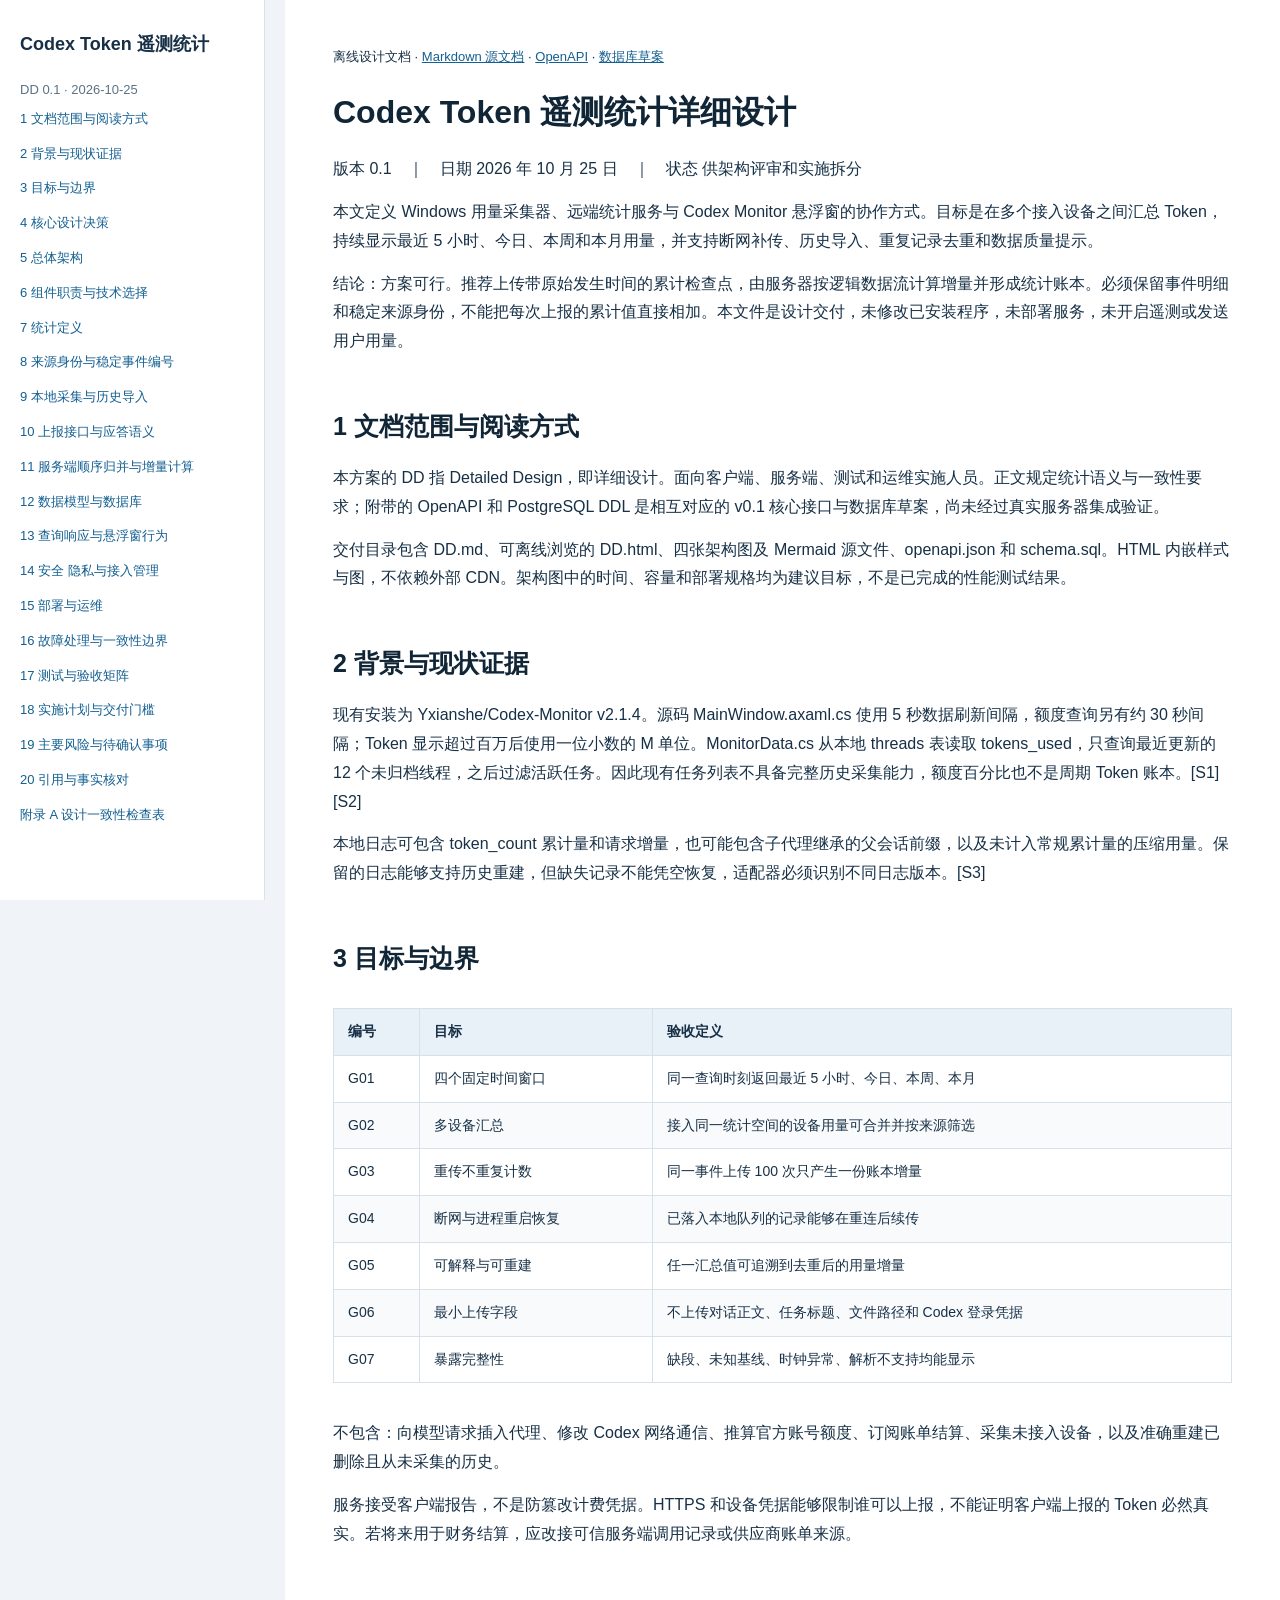
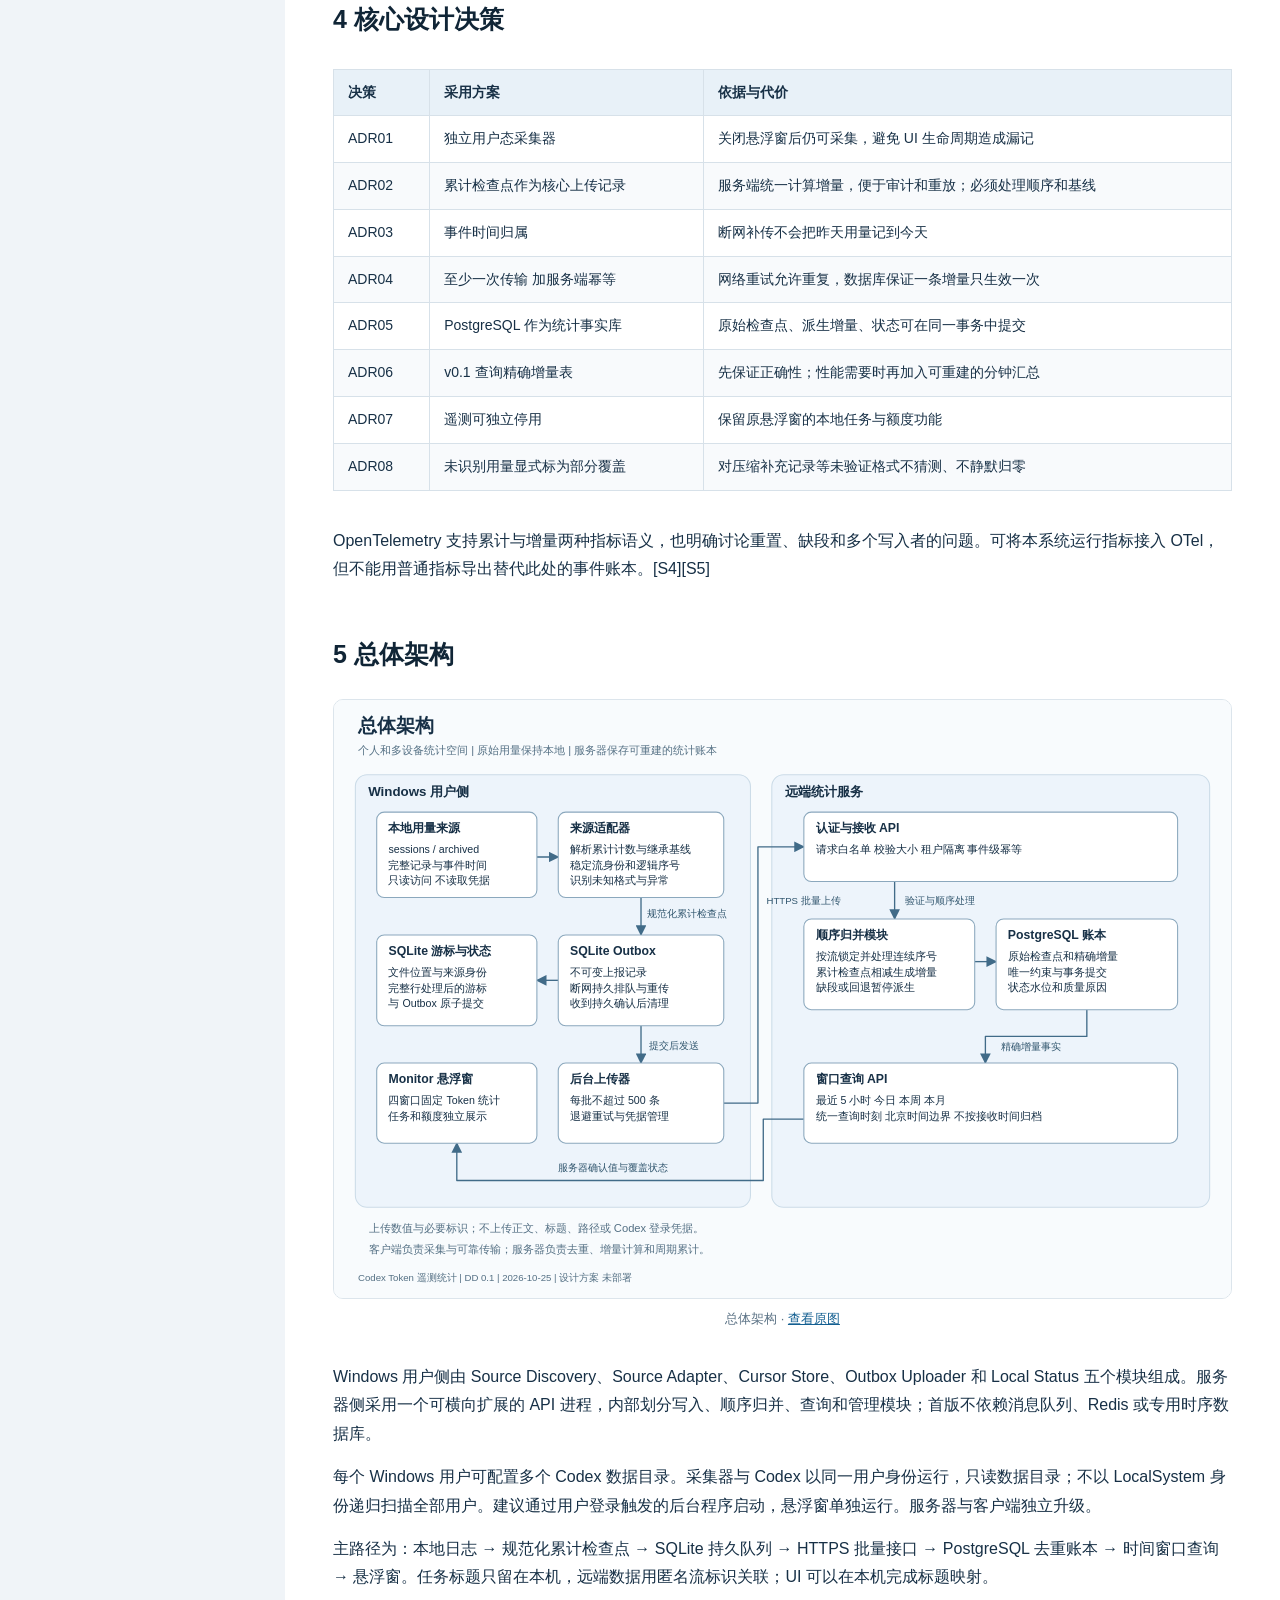
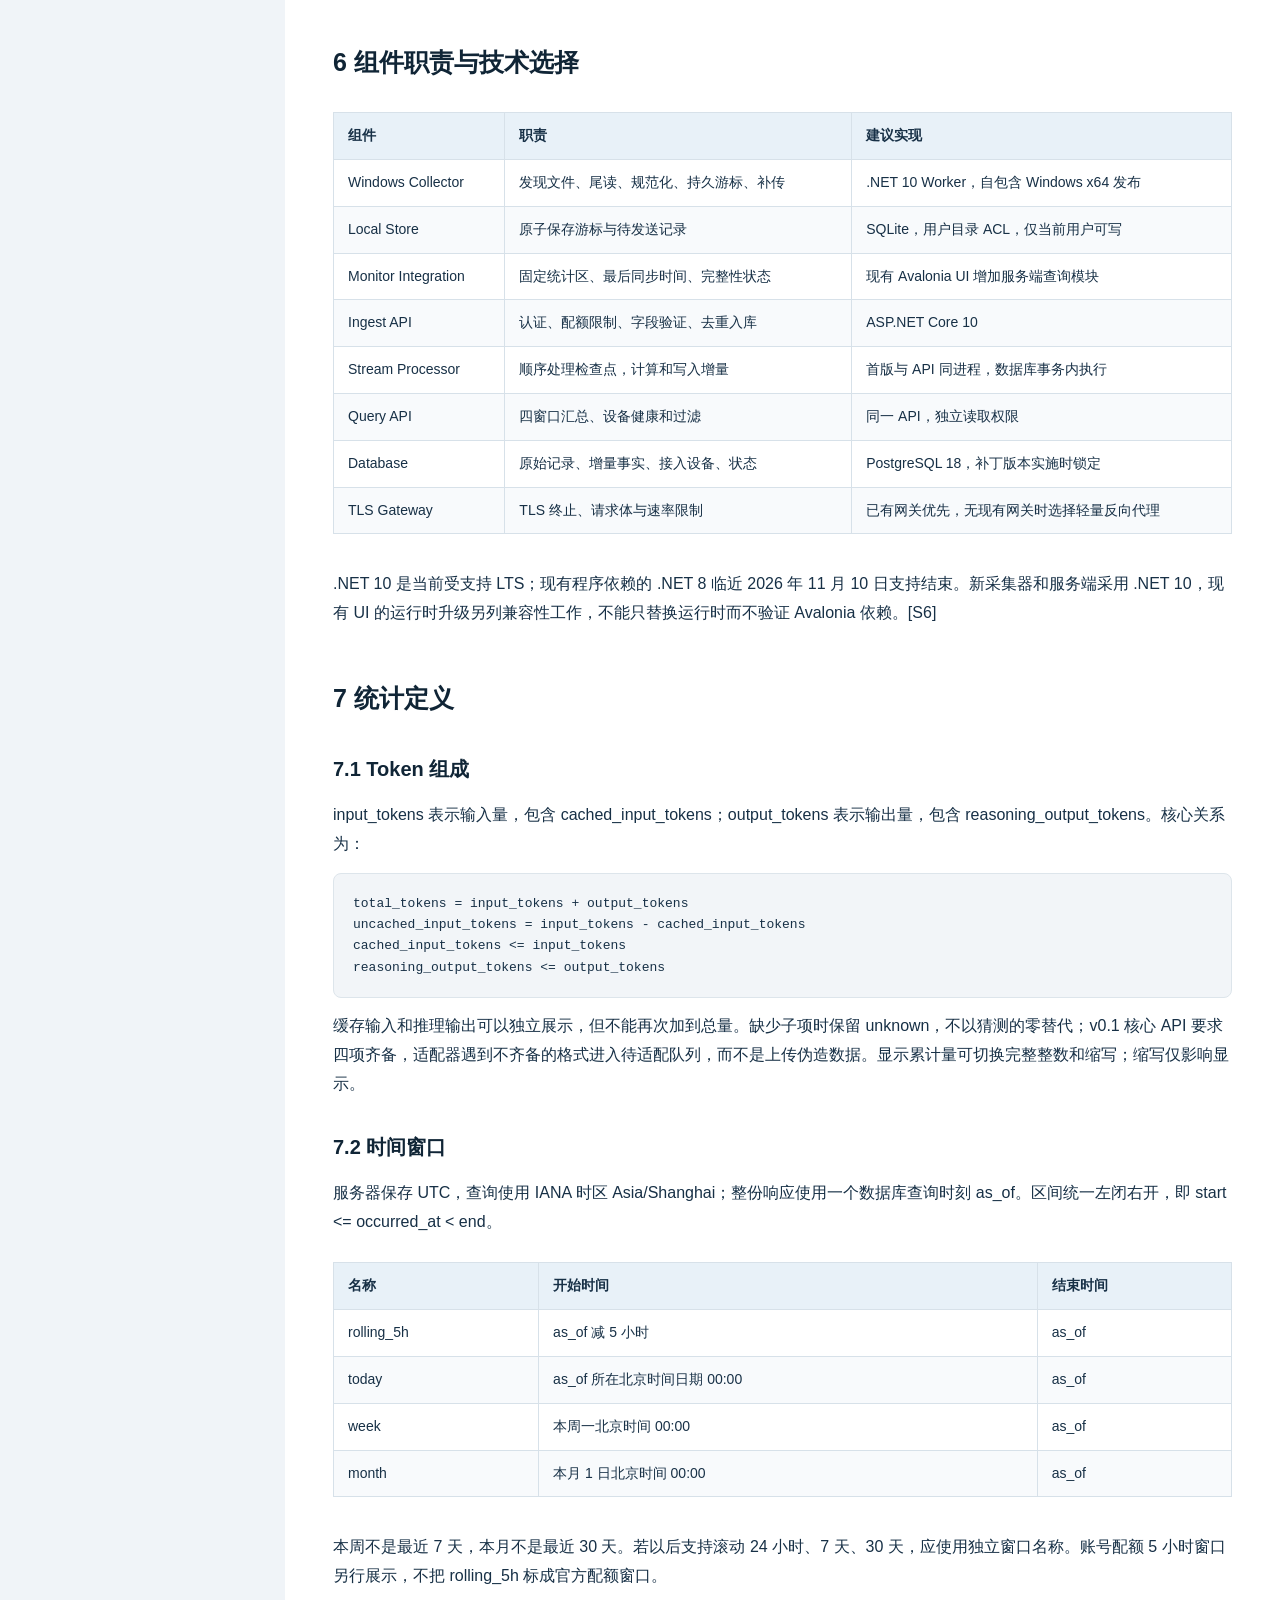
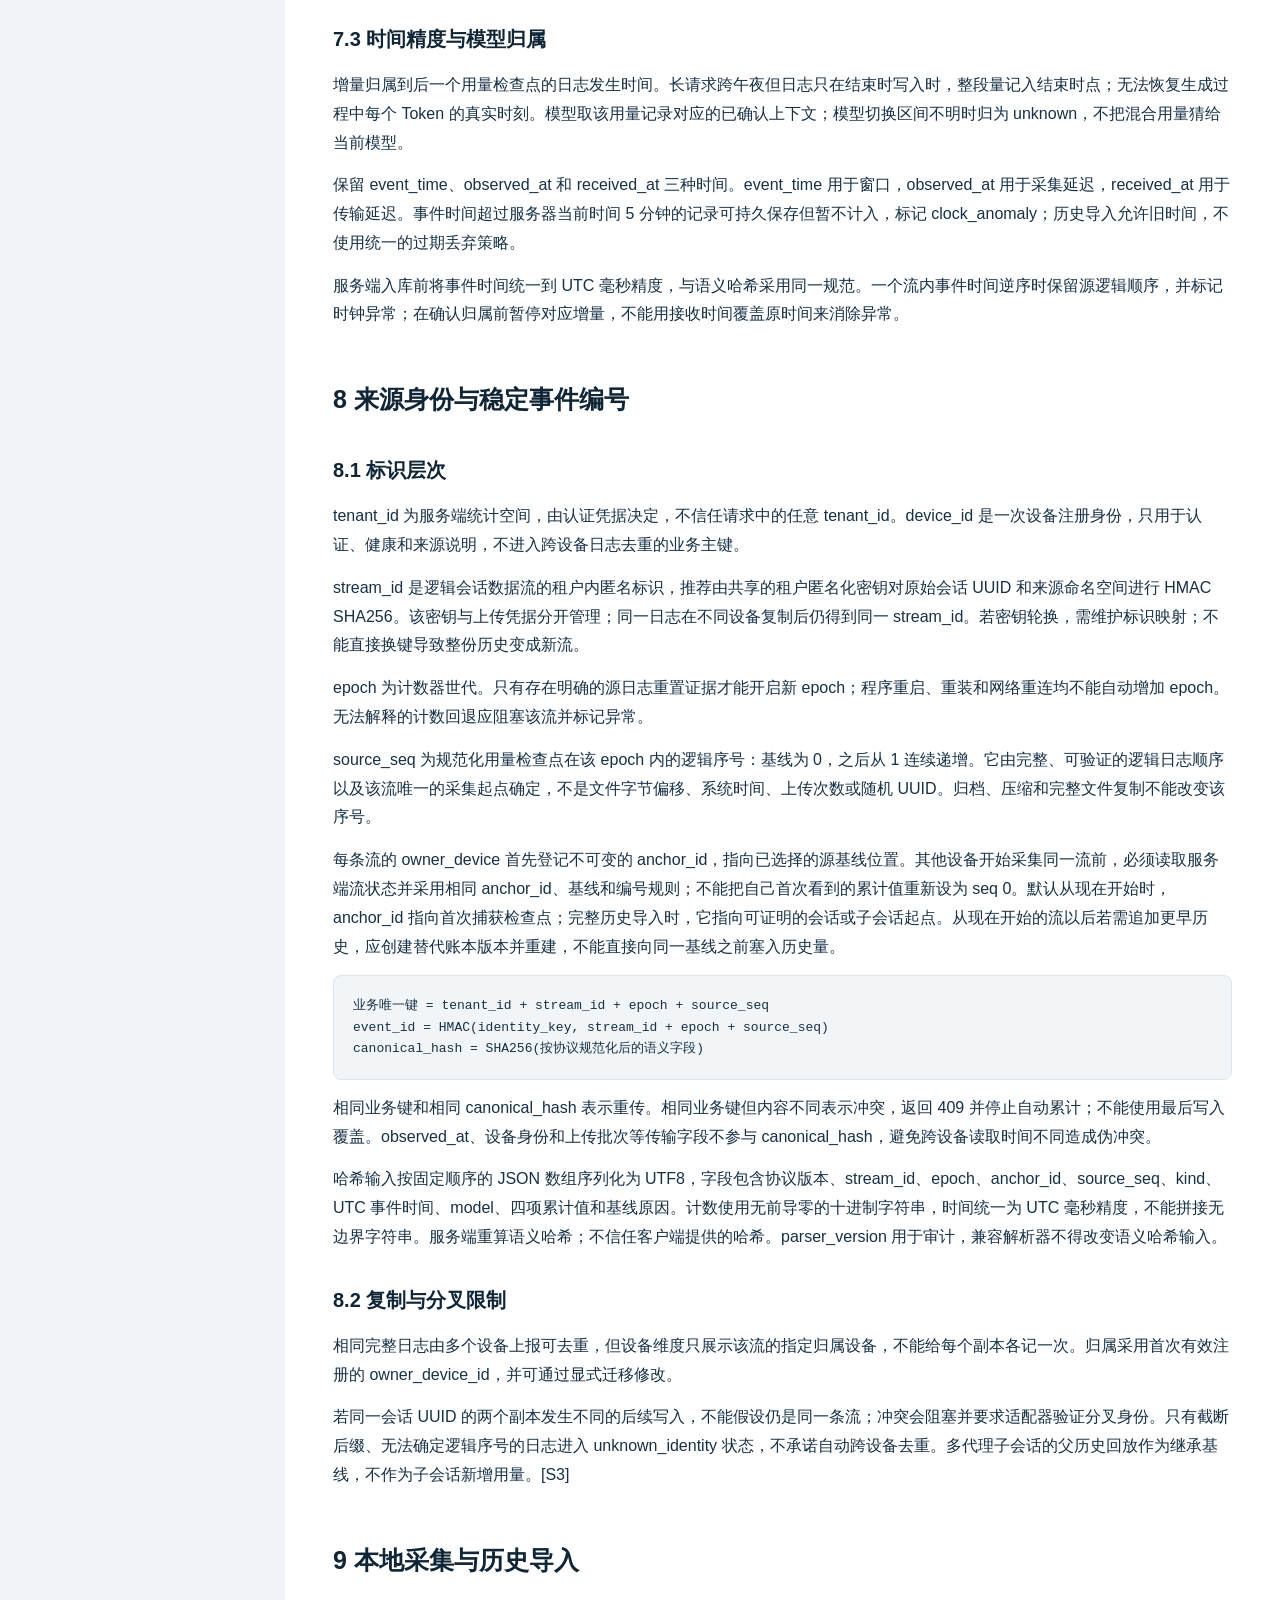
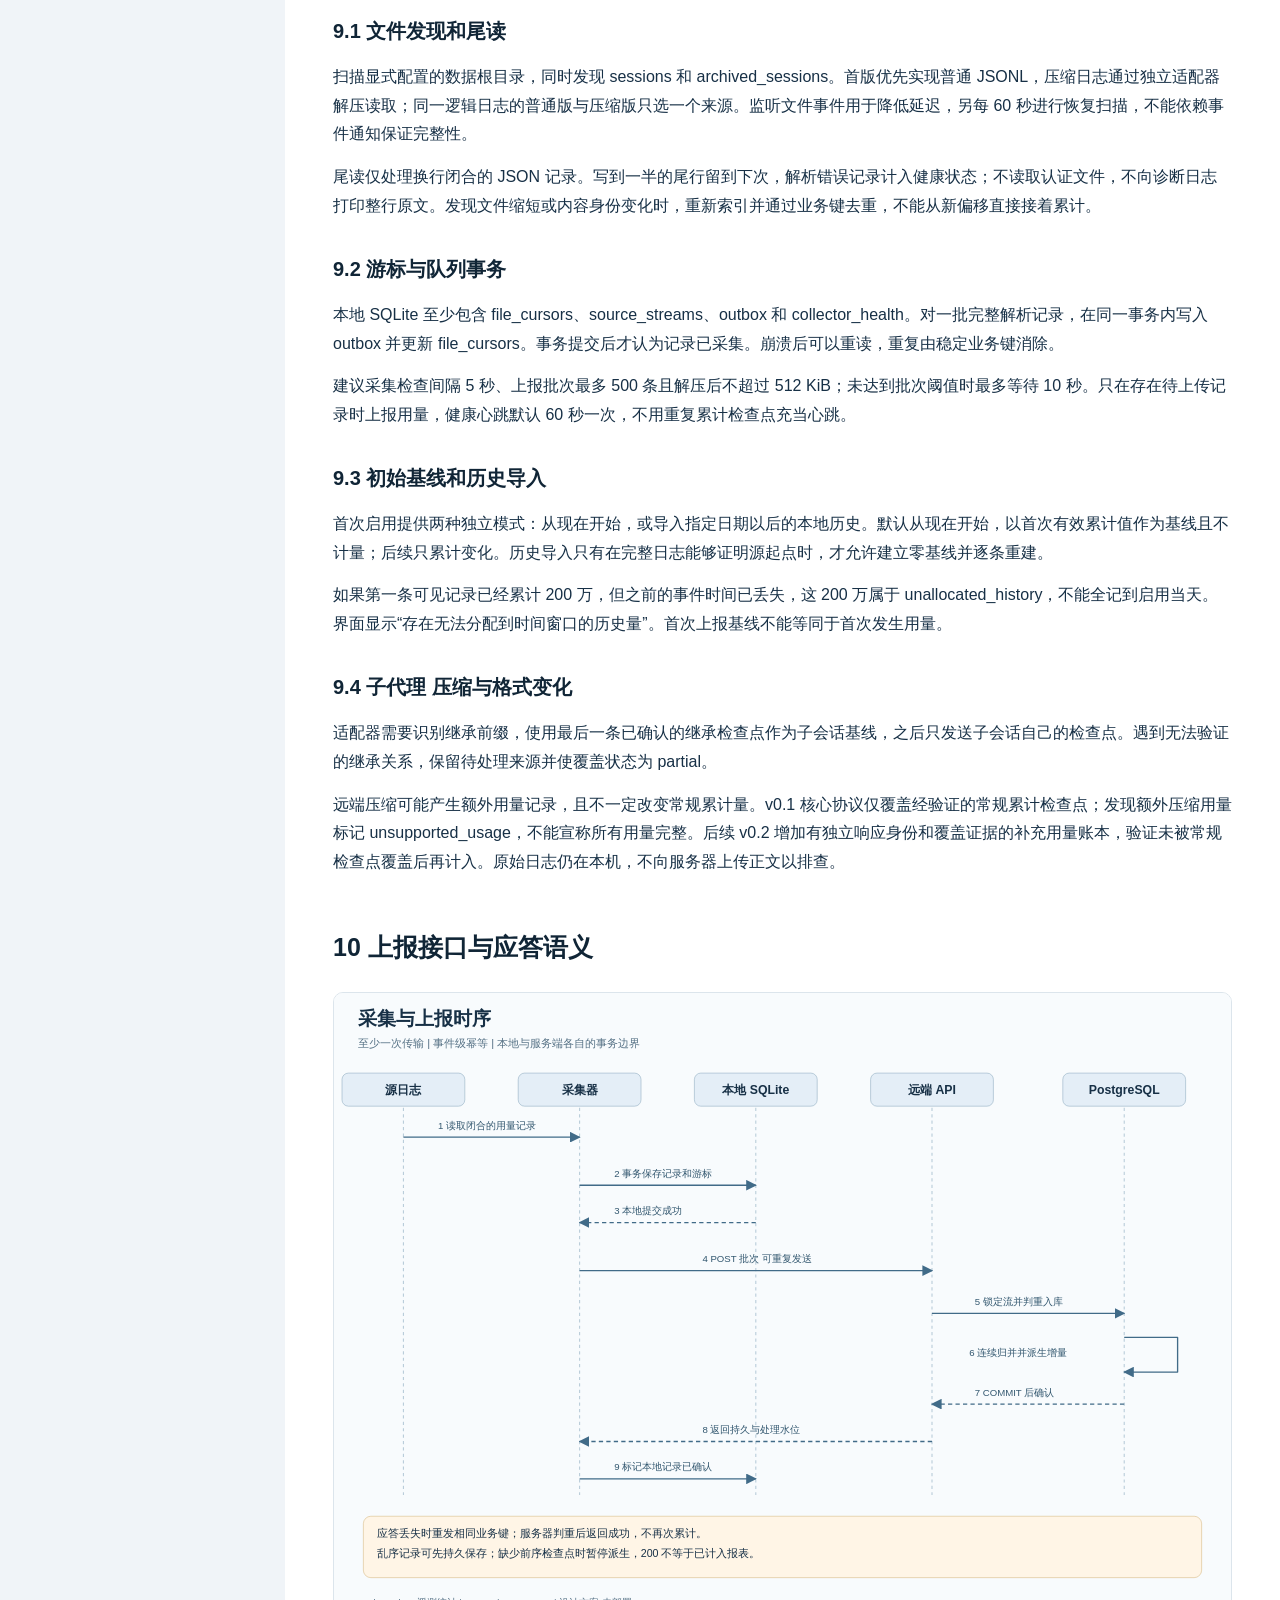
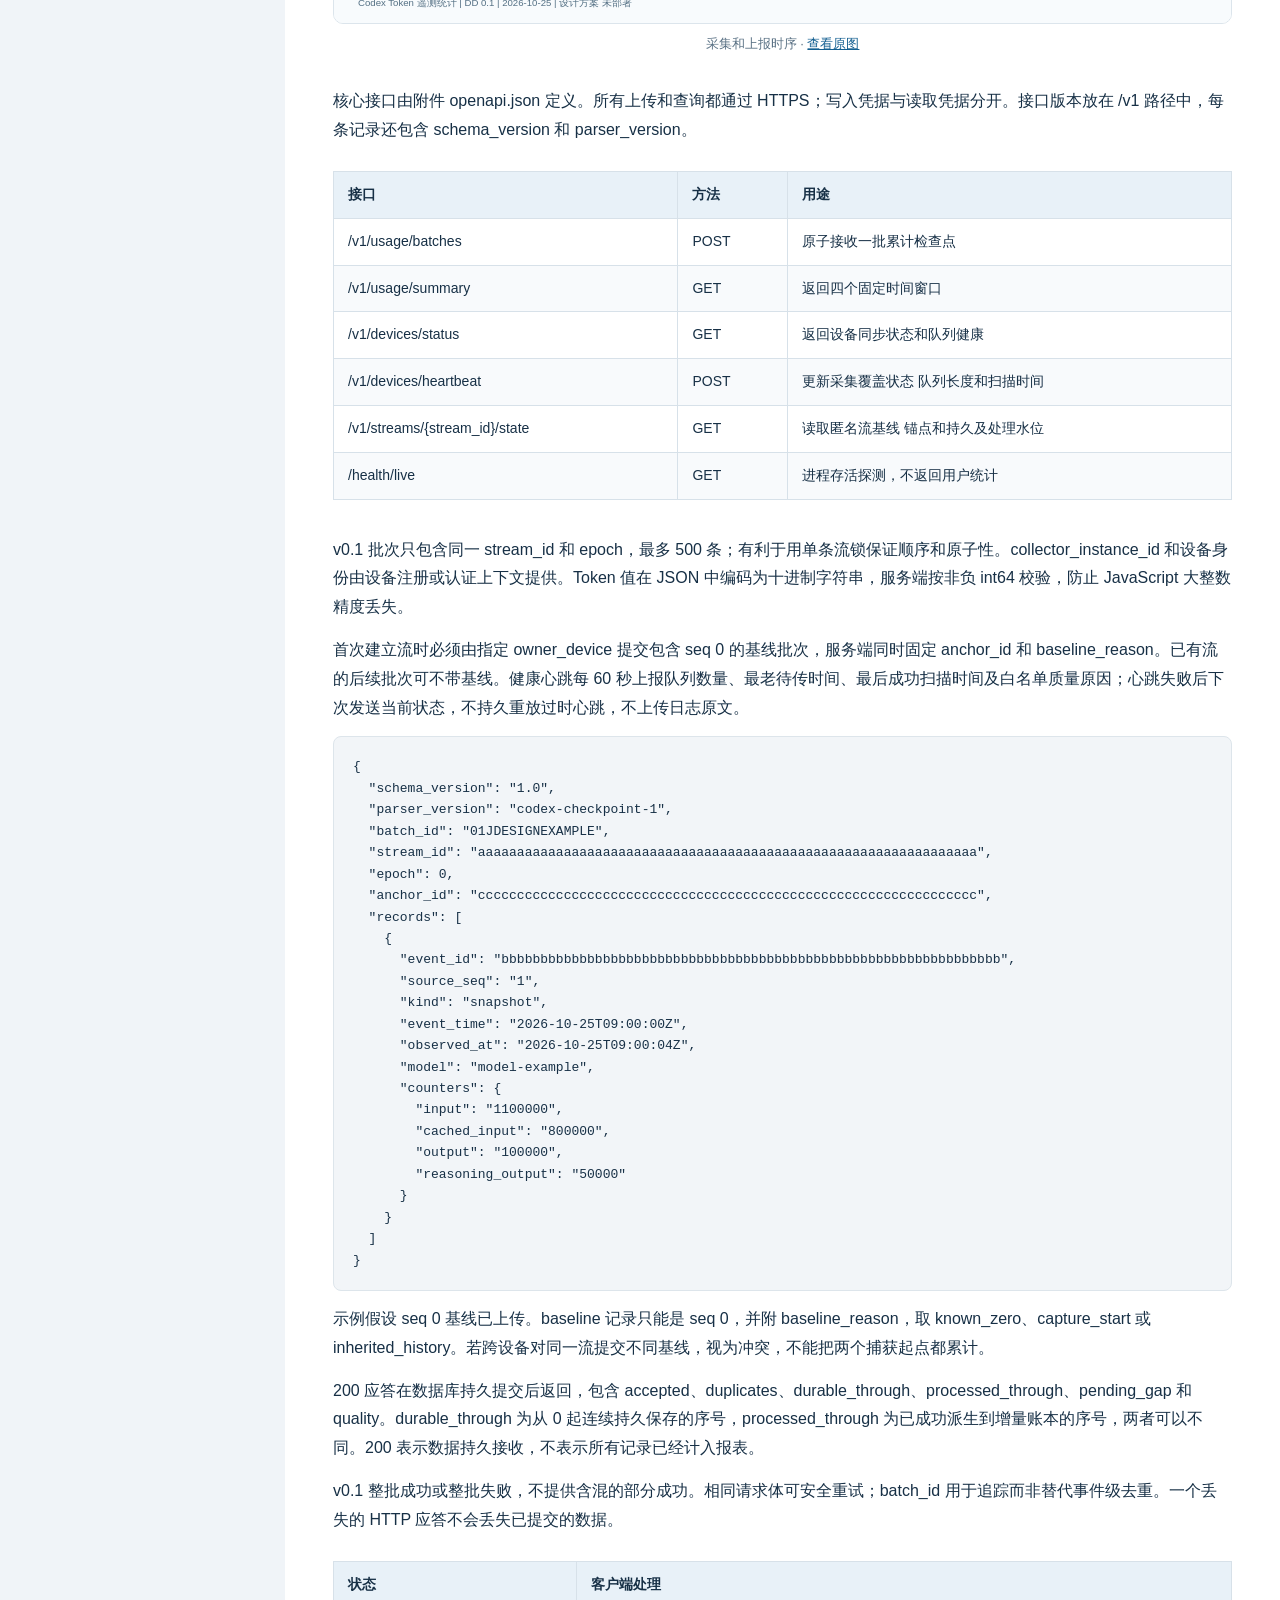
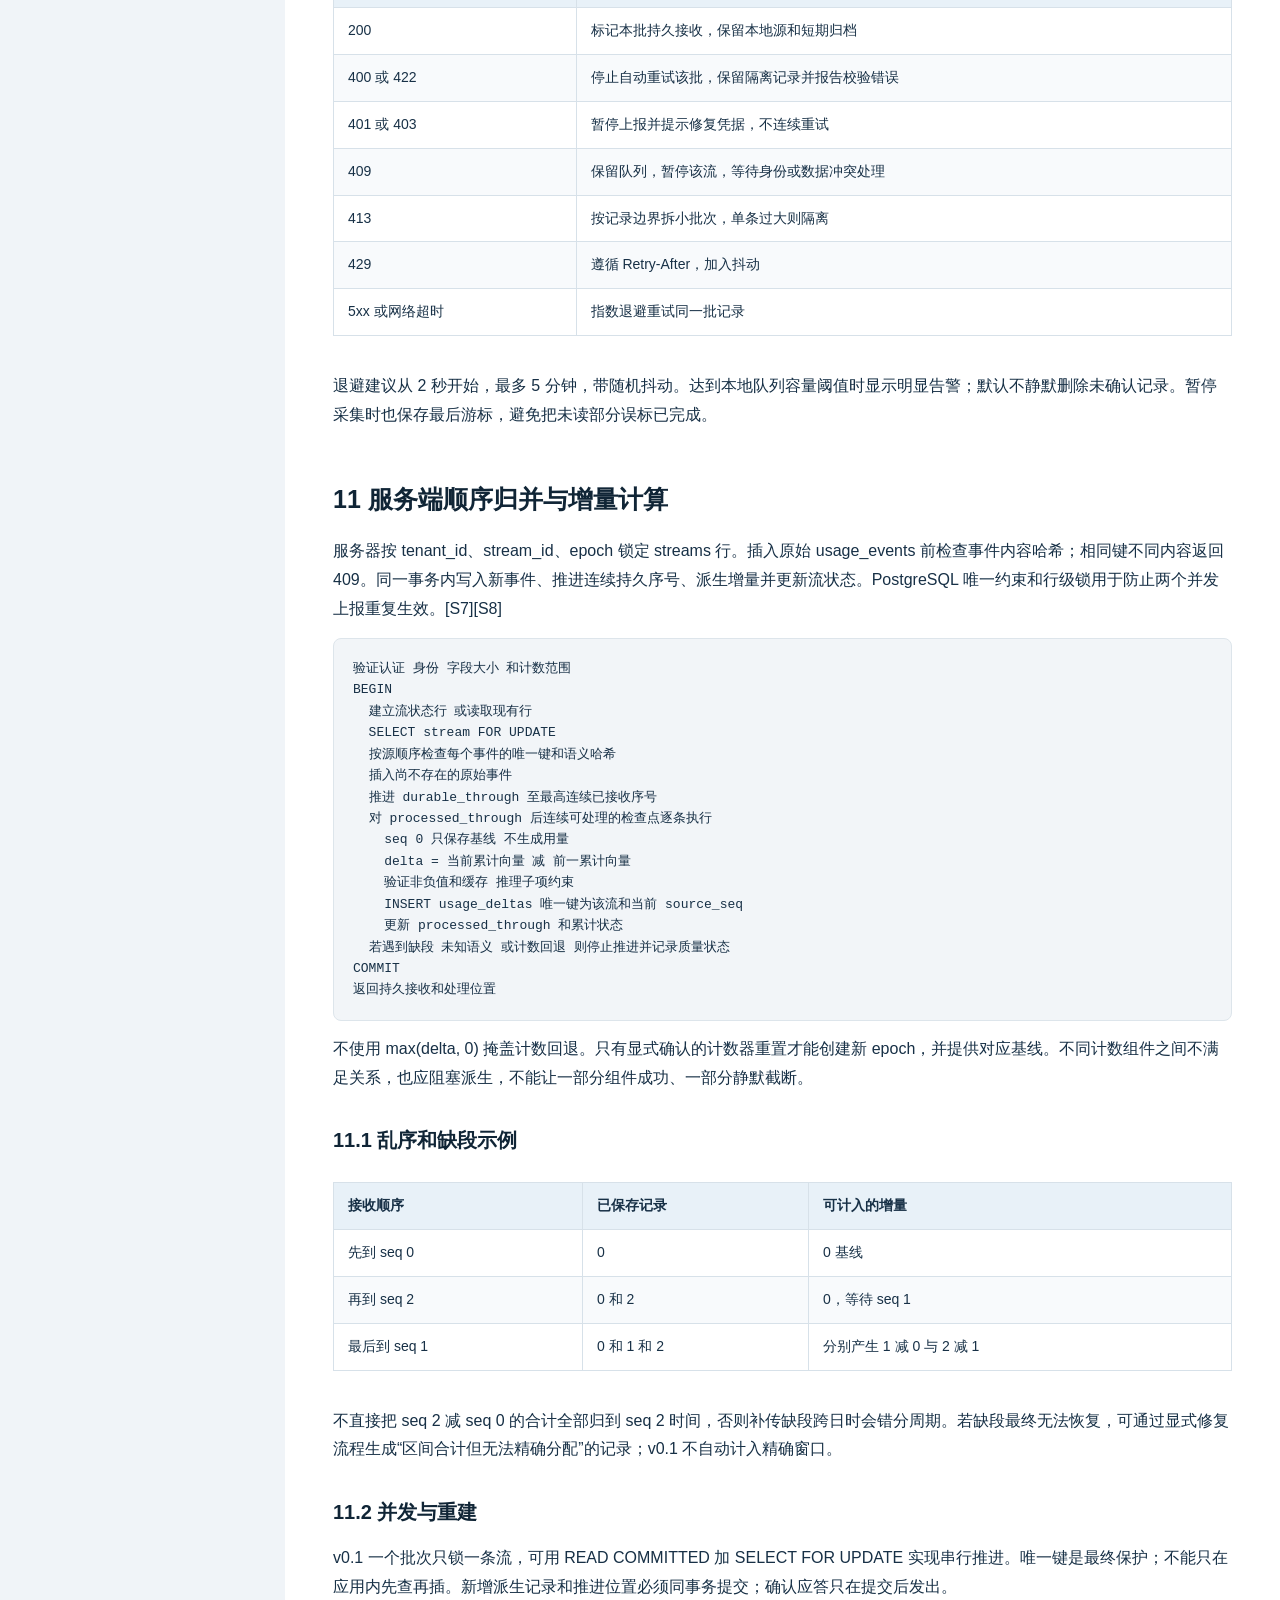
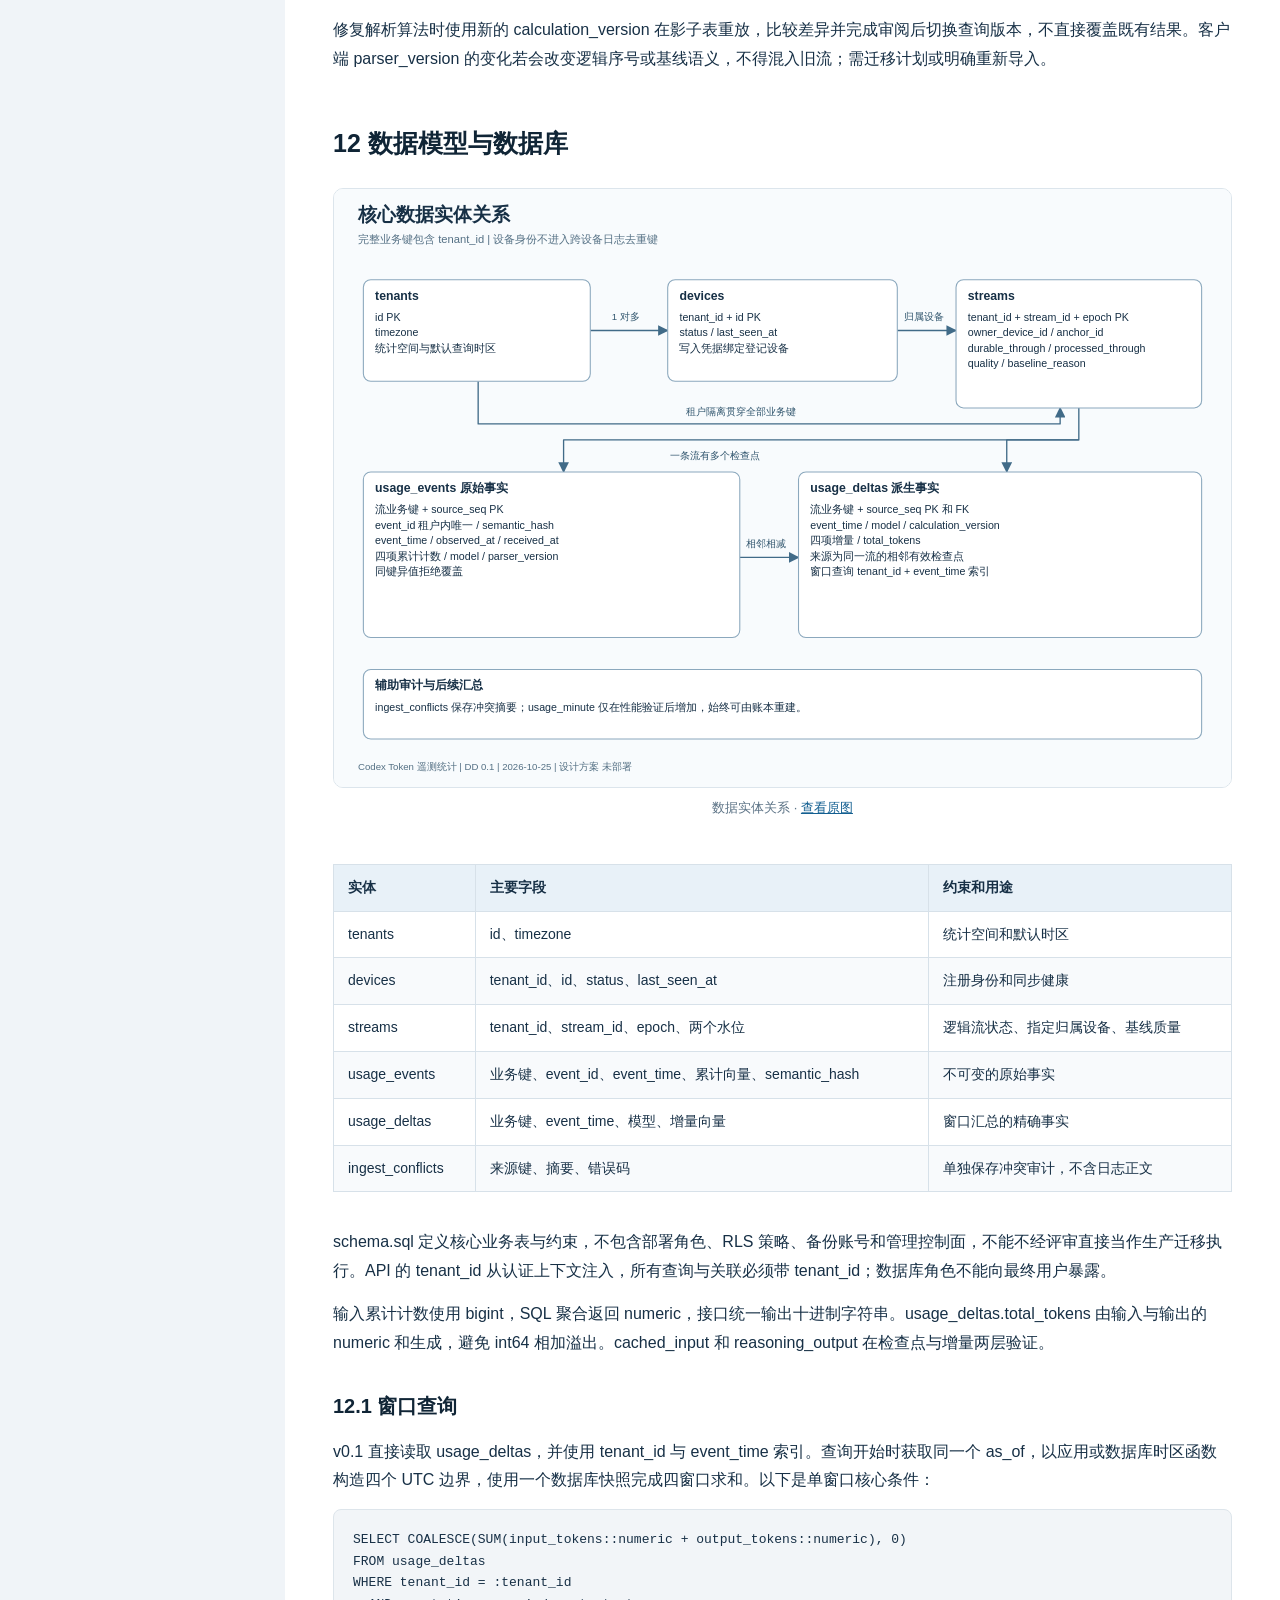
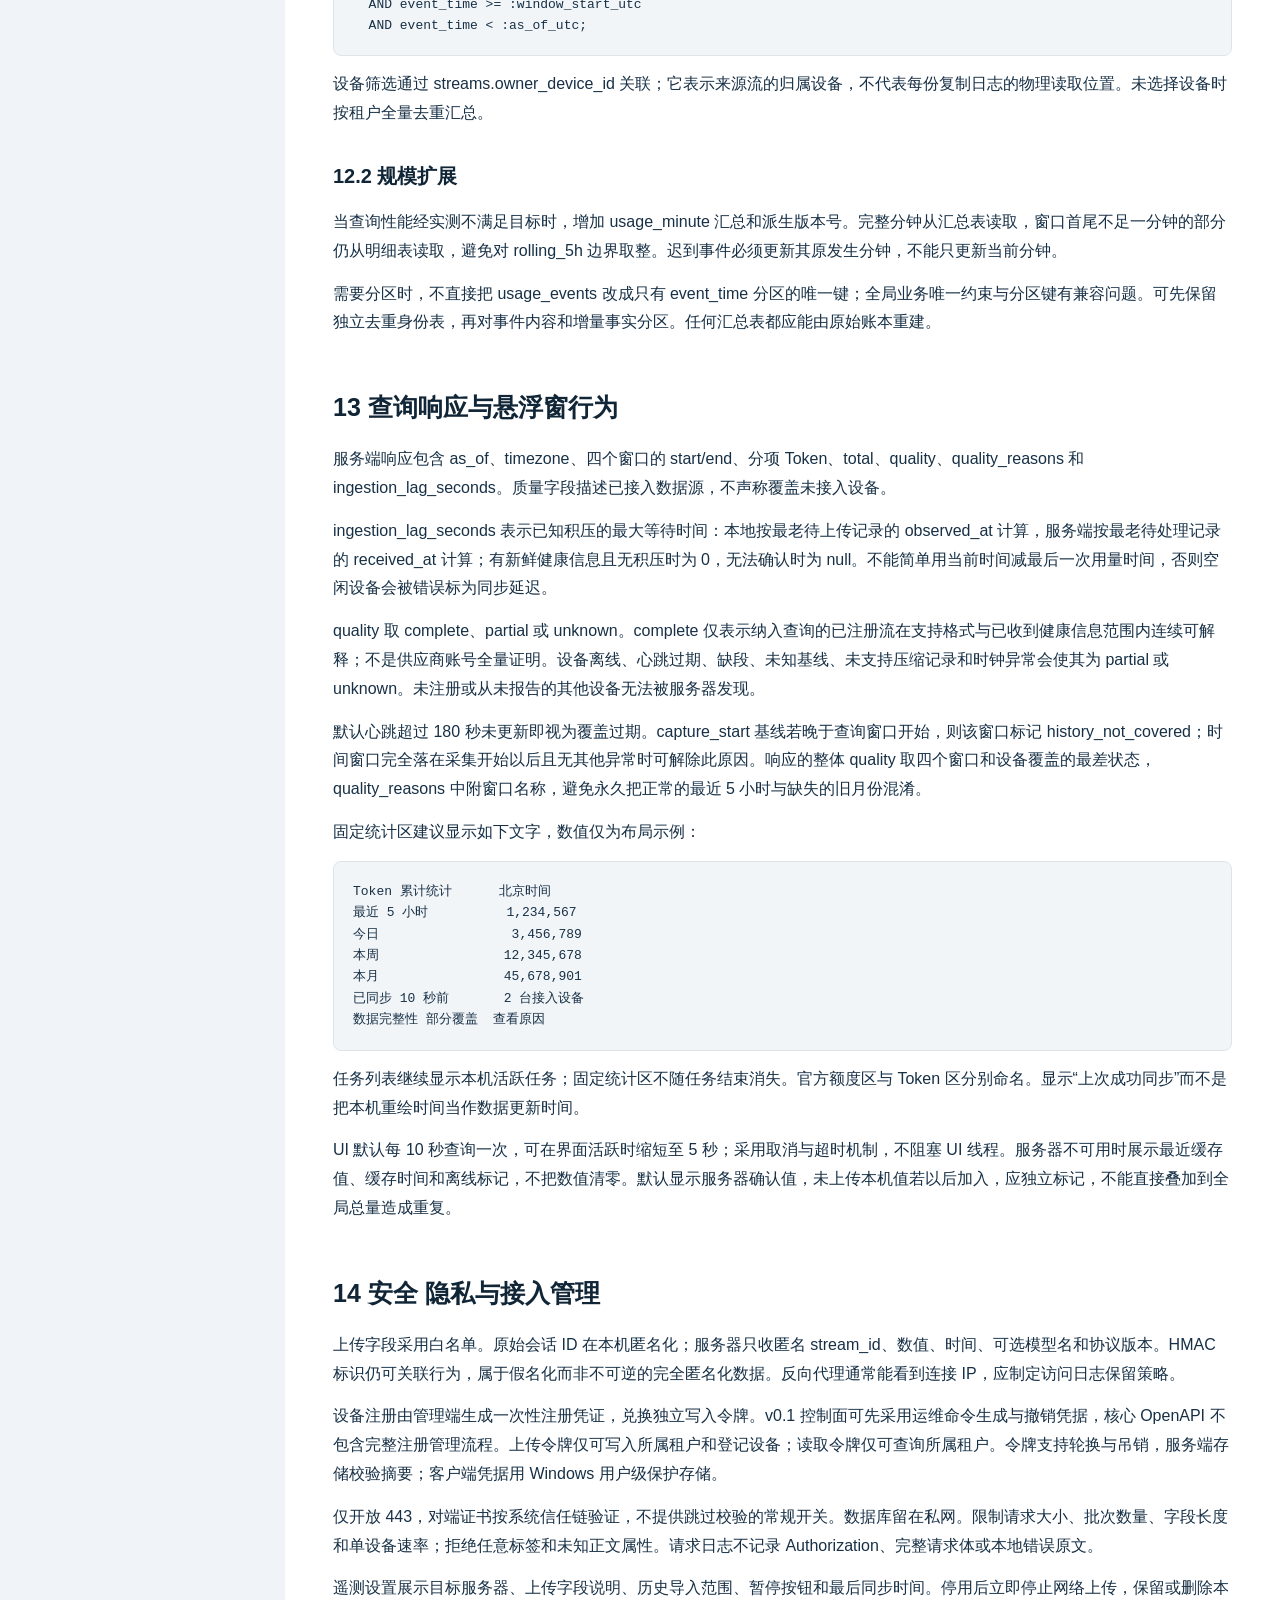
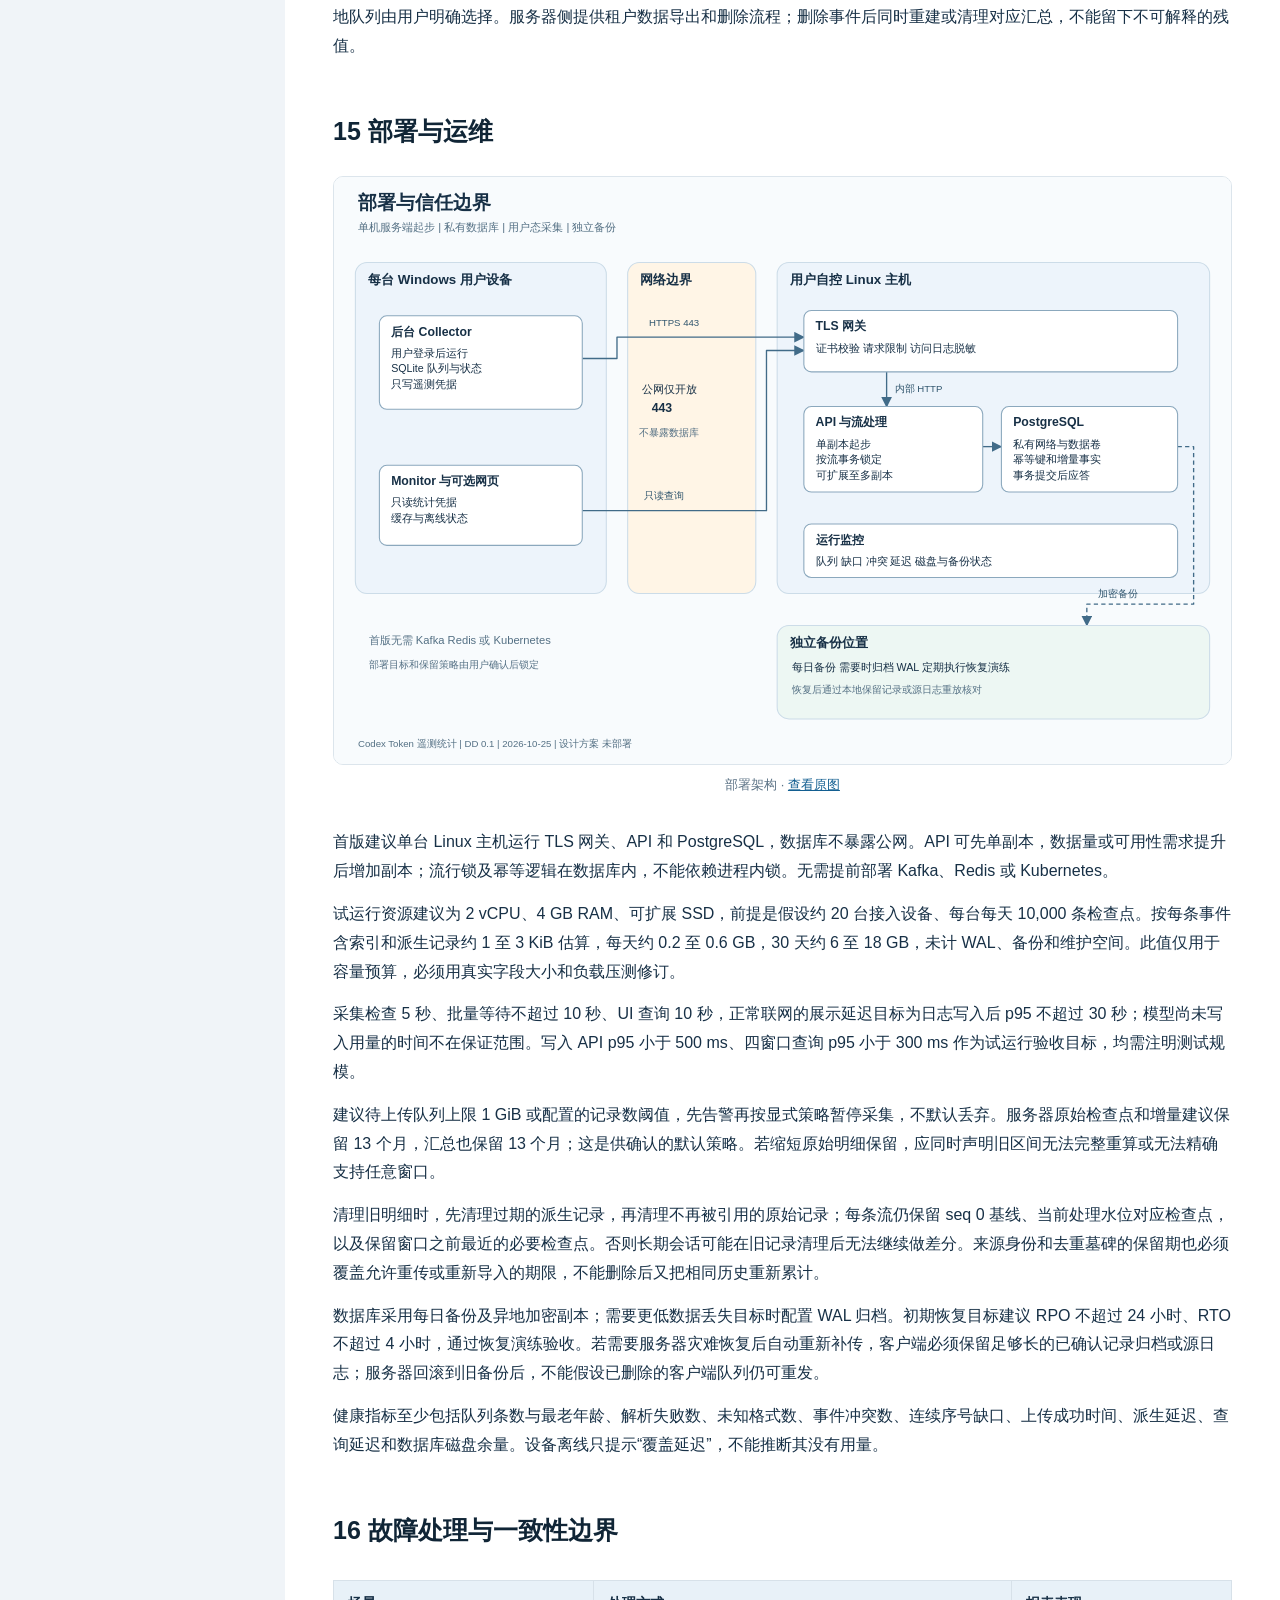
<file: docs/Codex-Telemetry-DD/DD.html>
<!doctype html><html lang="zh-CN"><head><meta charset="utf-8"><meta name="viewport" content="width=device-width,initial-scale=1"><title>Codex Token 遥测统计详细设计</title><style>
*{box-sizing:border-box}body{margin:0;color:#173046;background:#f0f4f8;font:16px/1.8 "Microsoft YaHei","Noto Sans CJK SC",sans-serif}a{color:#135f91;overflow-wrap:anywhere}aside{position:fixed;inset:0 auto 0 0;width:265px;padding:28px 20px;background:#fff;border-right:1px solid #d8e2ea;overflow:auto}aside strong{display:block;font-size:18px;margin-bottom:18px}aside a{display:block;font-size:13px;line-height:1.6;padding:7px 0;text-decoration:none}main{max-width:1230px;margin:0 auto 0 285px;padding:45px 48px 90px;background:#fff;min-height:100vh}h1{font-size:32px;line-height:1.4;color:#102536;margin:0 0 20px}h2{font-size:25px;margin:48px 0 15px;color:#102536;scroll-margin-top:25px}h3{font-size:20px;margin:30px 0 12px;color:#102536}p{margin:14px 0}table{border-collapse:collapse;width:100%;font-size:14px;line-height:1.7;margin:12px 0 22px}th,td{border:1px solid #d7e1e9;padding:11px 14px;text-align:left;vertical-align:top}th{background:#e8f1f8;color:#173046}tbody tr:nth-child(even){background:#f8fafc}.table-wrap{overflow:auto}pre{background:#f2f5f8;border:1px solid #dde5eb;border-radius:8px;padding:19px;overflow:auto;font:13px/1.65 Consolas,monospace;white-space:pre}code{font-family:Consolas,"Microsoft YaHei",monospace}figure{margin:22px 0 32px}figure svg{width:100%;height:auto;display:block;border:1px solid #dce5ec;border-radius:10px}figcaption{text-align:center;font-size:13px;color:#5b7285;margin-top:8px}li{margin:8px 0}.meta{font-size:13px;color:#5b7285}.toolbar{margin-bottom:22px;font-size:13px} @media(max-width:1050px){aside{display:none}main{margin:0;max-width:none;padding:28px 20px}} @media print{body{background:white;font-size:10pt}aside,.toolbar{display:none}main{margin:0;padding:0;max-width:none}h2,h3{break-after:avoid}figure,pre,tr{break-inside:avoid}a{color:inherit;text-decoration:none}pre{white-space:pre-wrap;font-size:8pt}table{font-size:9pt}figure svg{max-height:20cm} @page{size:A4;margin:18mm}}
</style></head><body><aside><strong>Codex Token 遥测统计</strong><div class="meta">DD 0.1 · 2026-10-25</div><a href="#section-0">1 文档范围与阅读方式</a><a href="#section-1">2 背景与现状证据</a><a href="#section-2">3 目标与边界</a><a href="#section-3">4 核心设计决策</a><a href="#section-4">5 总体架构</a><a href="#section-5">6 组件职责与技术选择</a><a href="#section-6">7 统计定义</a><a href="#section-7">8 来源身份与稳定事件编号</a><a href="#section-8">9 本地采集与历史导入</a><a href="#section-9">10 上报接口与应答语义</a><a href="#section-10">11 服务端顺序归并与增量计算</a><a href="#section-11">12 数据模型与数据库</a><a href="#section-12">13 查询响应与悬浮窗行为</a><a href="#section-13">14 安全 隐私与接入管理</a><a href="#section-14">15 部署与运维</a><a href="#section-15">16 故障处理与一致性边界</a><a href="#section-16">17 测试与验收矩阵</a><a href="#section-17">18 实施计划与交付门槛</a><a href="#section-18">19 主要风险与待确认事项</a><a href="#section-19">20 引用与事实核对</a><a href="#section-20">附录 A 设计一致性检查表</a></aside><main><div class="toolbar">离线设计文档 · <a href="DD.md">Markdown 源文档</a> · <a href="openapi.json">OpenAPI</a> · <a href="schema.sql">数据库草案</a></div><h1 id="section-0-h1-0">Codex Token 遥测统计详细设计</h1>
<p>版本 0.1　｜　日期 2026 年 10 月 25 日　｜　状态 供架构评审和实施拆分</p>
<p>本文定义 Windows 用量采集器、远端统计服务与 Codex Monitor 悬浮窗的协作方式。目标是在多个接入设备之间汇总 Token，持续显示最近 5 小时、今日、本周和本月用量，并支持断网补传、历史导入、重复记录去重和数据质量提示。</p>
<p>结论：方案可行。推荐上传带原始发生时间的累计检查点，由服务器按逻辑数据流计算增量并形成统计账本。必须保留事件明细和稳定来源身份，不能把每次上报的累计值直接相加。本文件是设计交付，未修改已安装程序，未部署服务，未开启遥测或发送用户用量。</p>
<h2 id="section-0">1 文档范围与阅读方式</h2>
<p>本方案的 DD 指 Detailed Design，即详细设计。面向客户端、服务端、测试和运维实施人员。正文规定统计语义与一致性要求；附带的 OpenAPI 和 PostgreSQL DDL 是相互对应的 v0.1 核心接口与数据库草案，尚未经过真实服务器集成验证。</p>
<p>交付目录包含 DD.md、可离线浏览的 DD.html、四张架构图及 Mermaid 源文件、openapi.json 和 schema.sql。HTML 内嵌样式与图，不依赖外部 CDN。架构图中的时间、容量和部署规格均为建议目标，不是已完成的性能测试结果。</p>
<h2 id="section-1">2 背景与现状证据</h2>
<p>现有安装为 Yxianshe/Codex-Monitor v2.1.4。源码 MainWindow.axaml.cs 使用 5 秒数据刷新间隔，额度查询另有约 30 秒间隔；Token 显示超过百万后使用一位小数的 M 单位。MonitorData.cs 从本地 threads 表读取 tokens_used，只查询最近更新的 12 个未归档线程，之后过滤活跃任务。因此现有任务列表不具备完整历史采集能力，额度百分比也不是周期 Token 账本。[S1][S2]</p>
<p>本地日志可包含 token_count 累计量和请求增量，也可能包含子代理继承的父会话前缀，以及未计入常规累计量的压缩用量。保留的日志能够支持历史重建，但缺失记录不能凭空恢复，适配器必须识别不同日志版本。[S3]</p>
<h2 id="section-2">3 目标与边界</h2>
<div class="table-wrap"><table><thead><tr><th>编号</th><th>目标</th><th>验收定义</th></tr></thead><tbody><tr><td>G01</td><td>四个固定时间窗口</td><td>同一查询时刻返回最近 5 小时、今日、本周、本月</td></tr><tr><td>G02</td><td>多设备汇总</td><td>接入同一统计空间的设备用量可合并并按来源筛选</td></tr><tr><td>G03</td><td>重传不重复计数</td><td>同一事件上传 100 次只产生一份账本增量</td></tr><tr><td>G04</td><td>断网与进程重启恢复</td><td>已落入本地队列的记录能够在重连后续传</td></tr><tr><td>G05</td><td>可解释与可重建</td><td>任一汇总值可追溯到去重后的用量增量</td></tr><tr><td>G06</td><td>最小上传字段</td><td>不上传对话正文、任务标题、文件路径和 Codex 登录凭据</td></tr><tr><td>G07</td><td>暴露完整性</td><td>缺段、未知基线、时钟异常、解析不支持均能显示</td></tr></tbody></table></div>
<p>不包含：向模型请求插入代理、修改 Codex 网络通信、推算官方账号额度、订阅账单结算、采集未接入设备，以及准确重建已删除且从未采集的历史。</p>
<p>服务接受客户端报告，不是防篡改计费凭据。HTTPS 和设备凭据能够限制谁可以上报，不能证明客户端上报的 Token 必然真实。若将来用于财务结算，应改接可信服务端调用记录或供应商账单来源。</p>
<h2 id="section-3">4 核心设计决策</h2>
<div class="table-wrap"><table><thead><tr><th>决策</th><th>采用方案</th><th>依据与代价</th></tr></thead><tbody><tr><td>ADR01</td><td>独立用户态采集器</td><td>关闭悬浮窗后仍可采集，避免 UI 生命周期造成漏记</td></tr><tr><td>ADR02</td><td>累计检查点作为核心上传记录</td><td>服务端统一计算增量，便于审计和重放；必须处理顺序和基线</td></tr><tr><td>ADR03</td><td>事件时间归属</td><td>断网补传不会把昨天用量记到今天</td></tr><tr><td>ADR04</td><td>至少一次传输 加服务端幂等</td><td>网络重试允许重复，数据库保证一条增量只生效一次</td></tr><tr><td>ADR05</td><td>PostgreSQL 作为统计事实库</td><td>原始检查点、派生增量、状态可在同一事务中提交</td></tr><tr><td>ADR06</td><td>v0.1 查询精确增量表</td><td>先保证正确性；性能需要时再加入可重建的分钟汇总</td></tr><tr><td>ADR07</td><td>遥测可独立停用</td><td>保留原悬浮窗的本地任务与额度功能</td></tr><tr><td>ADR08</td><td>未识别用量显式标为部分覆盖</td><td>对压缩补充记录等未验证格式不猜测、不静默归零</td></tr></tbody></table></div>
<p>OpenTelemetry 支持累计与增量两种指标语义，也明确讨论重置、缺段和多个写入者的问题。可将本系统运行指标接入 OTel，但不能用普通指标导出替代此处的事件账本。[S4][S5]</p>
<h2 id="section-4">5 总体架构</h2>
<figure><svg xmlns="http://www.w3.org/2000/svg" width="1680" height="1120" viewBox="0 0 1680 1120" role="img" aria-label="总体架构">
<defs><marker id="arrow" viewBox="0 0 10 10" refX="9" refY="5" markerWidth="8" markerHeight="8" orient="auto"><path d="M 0 0 L 10 5 L 0 10 z" fill="#416b88"/></marker></defs><style>
text{font-family:"Microsoft YaHei","Noto Sans CJK SC",sans-serif;fill:#173046}
.title{font-size:36px;font-weight:700}.sub{font-size:21px;fill:#547084}
.zone{font-size:25px;font-weight:700}.node-title{font-size:23px;font-weight:700}
.body{font-size:20px}.small{font-size:18px;fill:#547084}.edge{font-size:18px;fill:#31566e}
.code{font-family:Consolas,"Microsoft YaHei",monospace;font-size:19px}
</style>
<rect width="1680" height="1120" fill="#f8fbfd"/><text x="45" y="60" class="title" text-anchor="start">总体架构</text><text x="45" y="102" class="sub" text-anchor="start">个人和多设备统计空间  |  原始用量保持本地  |  服务器保存可重建的统计账本</text><rect x="40" y="140" width="740" height="810" rx="22" fill="#edf4fb" stroke="#ccdce8" stroke-width="2"/><text x="64" y="180" class="zone" text-anchor="start">Windows 用户侧</text><rect x="820" y="140" width="820" height="810" rx="22" fill="#edf4fb" stroke="#ccdce8" stroke-width="2"/><text x="844" y="180" class="zone" text-anchor="start">远端统计服务</text><polyline points="380,294 420,294" fill="none" stroke="#416b88" stroke-width="2.5" stroke-linejoin="round" marker-end="url(#arrow)"/><polyline points="575,370 575,440" fill="none" stroke="#416b88" stroke-width="2.5" stroke-linejoin="round" marker-end="url(#arrow)"/><text x="586" y="407" class="edge" text-anchor="start">规范化累计检查点</text><polyline points="420,525 380,525" fill="none" stroke="#416b88" stroke-width="2.5" stroke-linejoin="round" marker-end="url(#arrow)"/><polyline points="575,610 575,680" fill="none" stroke="#416b88" stroke-width="2.5" stroke-linejoin="round" marker-end="url(#arrow)"/><text x="590" y="654" class="edge" text-anchor="start">提交后发送</text><polyline points="730,755 794,755 794,275 880,275" fill="none" stroke="#416b88" stroke-width="2.5" stroke-linejoin="round" marker-end="url(#arrow)"/><text x="810" y="382" class="edge" text-anchor="start">HTTPS 批量上传</text><polyline points="1050,340 1050,410" fill="none" stroke="#416b88" stroke-width="2.5" stroke-linejoin="round" marker-end="url(#arrow)"/><text x="1070" y="382" class="edge" text-anchor="start">验证与顺序处理</text><polyline points="1200,490 1240,490" fill="none" stroke="#416b88" stroke-width="2.5" stroke-linejoin="round" marker-end="url(#arrow)"/><polyline points="1410,580 1410,630 1220,630 1220,680" fill="none" stroke="#416b88" stroke-width="2.5" stroke-linejoin="round" marker-end="url(#arrow)"/><text x="1250" y="656" class="edge" text-anchor="start">精确增量事实</text><polyline points="880,785 804,785 804,900 230,900 230,830" fill="none" stroke="#416b88" stroke-width="2.5" stroke-linejoin="round" marker-end="url(#arrow)"/><text x="420" y="883" class="edge" text-anchor="start">服务器确认值与覆盖状态</text><rect x="80" y="210" width="300" height="160" rx="14" fill="#ffffff" stroke="#8ba8bd" stroke-width="2"/><text x="102" y="247" class="node-title" text-anchor="start">本地用量来源</text><text x="102" y="287" class="body" text-anchor="start">sessions / archived</text><text x="102" y="316" class="body" text-anchor="start">完整记录与事件时间</text><text x="102" y="345" class="body" text-anchor="start">只读访问 不读取凭据</text><rect x="420" y="210" width="310" height="160" rx="14" fill="#ffffff" stroke="#8ba8bd" stroke-width="2"/><text x="442" y="247" class="node-title" text-anchor="start">来源适配器</text><text x="442" y="287" class="body" text-anchor="start">解析累计计数与继承基线</text><text x="442" y="316" class="body" text-anchor="start">稳定流身份和逻辑序号</text><text x="442" y="345" class="body" text-anchor="start">识别未知格式与异常</text><rect x="80" y="440" width="300" height="170" rx="14" fill="#ffffff" stroke="#8ba8bd" stroke-width="2"/><text x="102" y="477" class="node-title" text-anchor="start">SQLite 游标与状态</text><text x="102" y="517" class="body" text-anchor="start">文件位置与来源身份</text><text x="102" y="546" class="body" text-anchor="start">完整行处理后的游标</text><text x="102" y="575" class="body" text-anchor="start">与 Outbox 原子提交</text><rect x="420" y="440" width="310" height="170" rx="14" fill="#ffffff" stroke="#8ba8bd" stroke-width="2"/><text x="442" y="477" class="node-title" text-anchor="start">SQLite Outbox</text><text x="442" y="517" class="body" text-anchor="start">不可变上报记录</text><text x="442" y="546" class="body" text-anchor="start">断网持久排队与重传</text><text x="442" y="575" class="body" text-anchor="start">收到持久确认后清理</text><rect x="420" y="680" width="310" height="150" rx="14" fill="#ffffff" stroke="#8ba8bd" stroke-width="2"/><text x="442" y="717" class="node-title" text-anchor="start">后台上传器</text><text x="442" y="757" class="body" text-anchor="start">每批不超过 500 条</text><text x="442" y="786" class="body" text-anchor="start">退避重试与凭据管理</text><rect x="80" y="680" width="300" height="150" rx="14" fill="#ffffff" stroke="#8ba8bd" stroke-width="2"/><text x="102" y="717" class="node-title" text-anchor="start">Monitor 悬浮窗</text><text x="102" y="757" class="body" text-anchor="start">四窗口固定 Token 统计</text><text x="102" y="786" class="body" text-anchor="start">任务和额度独立展示</text><rect x="880" y="210" width="700" height="130" rx="14" fill="#ffffff" stroke="#8ba8bd" stroke-width="2"/><text x="902" y="247" class="node-title" text-anchor="start">认证与接收 API</text><text x="902" y="287" class="body" text-anchor="start">请求白名单 校验大小 租户隔离 事件级幂等</text><rect x="880" y="410" width="320" height="170" rx="14" fill="#ffffff" stroke="#8ba8bd" stroke-width="2"/><text x="902" y="447" class="node-title" text-anchor="start">顺序归并模块</text><text x="902" y="487" class="body" text-anchor="start">按流锁定并处理连续序号</text><text x="902" y="516" class="body" text-anchor="start">累计检查点相减生成增量</text><text x="902" y="545" class="body" text-anchor="start">缺段或回退暂停派生</text><rect x="1240" y="410" width="340" height="170" rx="14" fill="#ffffff" stroke="#8ba8bd" stroke-width="2"/><text x="1262" y="447" class="node-title" text-anchor="start">PostgreSQL 账本</text><text x="1262" y="487" class="body" text-anchor="start">原始检查点和精确增量</text><text x="1262" y="516" class="body" text-anchor="start">唯一约束与事务提交</text><text x="1262" y="545" class="body" text-anchor="start">状态水位和质量原因</text><rect x="880" y="680" width="700" height="150" rx="14" fill="#ffffff" stroke="#8ba8bd" stroke-width="2"/><text x="902" y="717" class="node-title" text-anchor="start">窗口查询 API</text><text x="902" y="757" class="body" text-anchor="start">最近 5 小时 今日 本周 本月</text><text x="902" y="786" class="body" text-anchor="start">统一查询时刻 北京时间边界 不按接收时间归档</text><text x="65" y="997" class="sub" text-anchor="start">上传数值与必要标识；不上传正文、标题、路径或 Codex 登录凭据。</text><text x="65" y="1035" class="sub" text-anchor="start">客户端负责采集与可靠传输；服务器负责去重、增量计算和周期累计。</text>
<text x="45" y="1088" class="small" text-anchor="start">Codex Token 遥测统计  |  DD 0.1  |  2026-10-25  |  设计方案 未部署</text>
</svg><figcaption>总体架构 · <a href="diagrams/01-architecture.svg">查看原图</a></figcaption></figure>
<p>Windows 用户侧由 Source Discovery、Source Adapter、Cursor Store、Outbox Uploader 和 Local Status 五个模块组成。服务器侧采用一个可横向扩展的 API 进程，内部划分写入、顺序归并、查询和管理模块；首版不依赖消息队列、Redis 或专用时序数据库。</p>
<p>每个 Windows 用户可配置多个 Codex 数据目录。采集器与 Codex 以同一用户身份运行，只读数据目录；不以 LocalSystem 身份递归扫描全部用户。建议通过用户登录触发的后台程序启动，悬浮窗单独运行。服务器与客户端独立升级。</p>
<p>主路径为：本地日志 → 规范化累计检查点 → SQLite 持久队列 → HTTPS 批量接口 → PostgreSQL 去重账本 → 时间窗口查询 → 悬浮窗。任务标题只留在本机，远端数据用匿名流标识关联；UI 可以在本机完成标题映射。</p>
<h2 id="section-5">6 组件职责与技术选择</h2>
<div class="table-wrap"><table><thead><tr><th>组件</th><th>职责</th><th>建议实现</th></tr></thead><tbody><tr><td>Windows Collector</td><td>发现文件、尾读、规范化、持久游标、补传</td><td>.NET 10 Worker，自包含 Windows x64 发布</td></tr><tr><td>Local Store</td><td>原子保存游标与待发送记录</td><td>SQLite，用户目录 ACL，仅当前用户可写</td></tr><tr><td>Monitor Integration</td><td>固定统计区、最后同步时间、完整性状态</td><td>现有 Avalonia UI 增加服务端查询模块</td></tr><tr><td>Ingest API</td><td>认证、配额限制、字段验证、去重入库</td><td>ASP.NET Core 10</td></tr><tr><td>Stream Processor</td><td>顺序处理检查点，计算和写入增量</td><td>首版与 API 同进程，数据库事务内执行</td></tr><tr><td>Query API</td><td>四窗口汇总、设备健康和过滤</td><td>同一 API，独立读取权限</td></tr><tr><td>Database</td><td>原始记录、增量事实、接入设备、状态</td><td>PostgreSQL 18，补丁版本实施时锁定</td></tr><tr><td>TLS Gateway</td><td>TLS 终止、请求体与速率限制</td><td>已有网关优先，无现有网关时选择轻量反向代理</td></tr></tbody></table></div>
<p>.NET 10 是当前受支持 LTS；现有程序依赖的 .NET 8 临近 2026 年 11 月 10 日支持结束。新采集器和服务端采用 .NET 10，现有 UI 的运行时升级另列兼容性工作，不能只替换运行时而不验证 Avalonia 依赖。[S6]</p>
<h2 id="section-6">7 统计定义</h2>
<h3 id="section-7-h3-8">7.1 Token 组成</h3>
<p>input_tokens 表示输入量，包含 cached_input_tokens；output_tokens 表示输出量，包含 reasoning_output_tokens。核心关系为：</p>
<pre><code class="language-text">total_tokens = input_tokens + output_tokens
uncached_input_tokens = input_tokens - cached_input_tokens
cached_input_tokens &lt;= input_tokens
reasoning_output_tokens &lt;= output_tokens</code></pre>
<p>缓存输入和推理输出可以独立展示，但不能再次加到总量。缺少子项时保留 unknown，不以猜测的零替代；v0.1 核心 API 要求四项齐备，适配器遇到不齐备的格式进入待适配队列，而不是上传伪造数据。显示累计量可切换完整整数和缩写；缩写仅影响显示。</p>
<h3 id="section-7-h3-9">7.2 时间窗口</h3>
<p>服务器保存 UTC，查询使用 IANA 时区 Asia/Shanghai；整份响应使用一个数据库查询时刻 as_of。区间统一左闭右开，即 start &lt;= occurred_at &lt; end。</p>
<div class="table-wrap"><table><thead><tr><th>名称</th><th>开始时间</th><th>结束时间</th></tr></thead><tbody><tr><td>rolling_5h</td><td>as_of 减 5 小时</td><td>as_of</td></tr><tr><td>today</td><td>as_of 所在北京时间日期 00:00</td><td>as_of</td></tr><tr><td>week</td><td>本周一北京时间 00:00</td><td>as_of</td></tr><tr><td>month</td><td>本月 1 日北京时间 00:00</td><td>as_of</td></tr></tbody></table></div>
<p>本周不是最近 7 天，本月不是最近 30 天。若以后支持滚动 24 小时、7 天、30 天，应使用独立窗口名称。账号配额 5 小时窗口另行展示，不把 rolling_5h 标成官方配额窗口。</p>
<h3 id="section-7-h3-10">7.3 时间精度与模型归属</h3>
<p>增量归属到后一个用量检查点的日志发生时间。长请求跨午夜但日志只在结束时写入时，整段量记入结束时点；无法恢复生成过程中每个 Token 的真实时刻。模型取该用量记录对应的已确认上下文；模型切换区间不明时归为 unknown，不把混合用量猜给当前模型。</p>
<p>保留 event_time、observed_at 和 received_at 三种时间。event_time 用于窗口，observed_at 用于采集延迟，received_at 用于传输延迟。事件时间超过服务器当前时间 5 分钟的记录可持久保存但暂不计入，标记 clock_anomaly；历史导入允许旧时间，不使用统一的过期丢弃策略。</p>
<p>服务端入库前将事件时间统一到 UTC 毫秒精度，与语义哈希采用同一规范。一个流内事件时间逆序时保留源逻辑顺序，并标记时钟异常；在确认归属前暂停对应增量，不能用接收时间覆盖原时间来消除异常。</p>
<h2 id="section-7">8 来源身份与稳定事件编号</h2>
<h3 id="section-8-h3-12">8.1 标识层次</h3>
<p>tenant_id 为服务端统计空间，由认证凭据决定，不信任请求中的任意 tenant_id。device_id 是一次设备注册身份，只用于认证、健康和来源说明，不进入跨设备日志去重的业务主键。</p>
<p>stream_id 是逻辑会话数据流的租户内匿名标识，推荐由共享的租户匿名化密钥对原始会话 UUID 和来源命名空间进行 HMAC SHA256。该密钥与上传凭据分开管理；同一日志在不同设备复制后仍得到同一 stream_id。若密钥轮换，需维护标识映射；不能直接换键导致整份历史变成新流。</p>
<p>epoch 为计数器世代。只有存在明确的源日志重置证据才能开启新 epoch；程序重启、重装和网络重连均不能自动增加 epoch。无法解释的计数回退应阻塞该流并标记异常。</p>
<p>source_seq 为规范化用量检查点在该 epoch 内的逻辑序号：基线为 0，之后从 1 连续递增。它由完整、可验证的逻辑日志顺序以及该流唯一的采集起点确定，不是文件字节偏移、系统时间、上传次数或随机 UUID。归档、压缩和完整文件复制不能改变该序号。</p>
<p>每条流的 owner_device 首先登记不可变的 anchor_id，指向已选择的源基线位置。其他设备开始采集同一流前，必须读取服务端流状态并采用相同 anchor_id、基线和编号规则；不能把自己首次看到的累计值重新设为 seq 0。默认从现在开始时，anchor_id 指向首次捕获检查点；完整历史导入时，它指向可证明的会话或子会话起点。从现在开始的流以后若需追加更早历史，应创建替代账本版本并重建，不能直接向同一基线之前塞入历史量。</p>
<pre><code class="language-text">业务唯一键 = tenant_id + stream_id + epoch + source_seq
event_id = HMAC(identity_key, stream_id + epoch + source_seq)
canonical_hash = SHA256(按协议规范化后的语义字段)</code></pre>
<p>相同业务键和相同 canonical_hash 表示重传。相同业务键但内容不同表示冲突，返回 409 并停止自动累计；不能使用最后写入覆盖。observed_at、设备身份和上传批次等传输字段不参与 canonical_hash，避免跨设备读取时间不同造成伪冲突。</p>
<p>哈希输入按固定顺序的 JSON 数组序列化为 UTF8，字段包含协议版本、stream_id、epoch、anchor_id、source_seq、kind、UTC 事件时间、model、四项累计值和基线原因。计数使用无前导零的十进制字符串，时间统一为 UTC 毫秒精度，不能拼接无边界字符串。服务端重算语义哈希；不信任客户端提供的哈希。parser_version 用于审计，兼容解析器不得改变语义哈希输入。</p>
<h3 id="section-8-h3-13">8.2 复制与分叉限制</h3>
<p>相同完整日志由多个设备上报可去重，但设备维度只展示该流的指定归属设备，不能给每个副本各记一次。归属采用首次有效注册的 owner_device_id，并可通过显式迁移修改。</p>
<p>若同一会话 UUID 的两个副本发生不同的后续写入，不能假设仍是同一条流；冲突会阻塞并要求适配器验证分叉身份。只有截断后缀、无法确定逻辑序号的日志进入 unknown_identity 状态，不承诺自动跨设备去重。多代理子会话的父历史回放作为继承基线，不作为子会话新增用量。[S3]</p>
<h2 id="section-8">9 本地采集与历史导入</h2>
<h3 id="section-9-h3-15">9.1 文件发现和尾读</h3>
<p>扫描显式配置的数据根目录，同时发现 sessions 和 archived_sessions。首版优先实现普通 JSONL，压缩日志通过独立适配器解压读取；同一逻辑日志的普通版与压缩版只选一个来源。监听文件事件用于降低延迟，另每 60 秒进行恢复扫描，不能依赖事件通知保证完整性。</p>
<p>尾读仅处理换行闭合的 JSON 记录。写到一半的尾行留到下次，解析错误记录计入健康状态；不读取认证文件，不向诊断日志打印整行原文。发现文件缩短或内容身份变化时，重新索引并通过业务键去重，不能从新偏移直接接着累计。</p>
<h3 id="section-9-h3-16">9.2 游标与队列事务</h3>
<p>本地 SQLite 至少包含 file_cursors、source_streams、outbox 和 collector_health。对一批完整解析记录，在同一事务内写入 outbox 并更新 file_cursors。事务提交后才认为记录已采集。崩溃后可以重读，重复由稳定业务键消除。</p>
<p>建议采集检查间隔 5 秒、上报批次最多 500 条且解压后不超过 512 KiB；未达到批次阈值时最多等待 10 秒。只在存在待上传记录时上报用量，健康心跳默认 60 秒一次，不用重复累计检查点充当心跳。</p>
<h3 id="section-9-h3-17">9.3 初始基线和历史导入</h3>
<p>首次启用提供两种独立模式：从现在开始，或导入指定日期以后的本地历史。默认从现在开始，以首次有效累计值作为基线且不计量；后续只累计变化。历史导入只有在完整日志能够证明源起点时，才允许建立零基线并逐条重建。</p>
<p>如果第一条可见记录已经累计 200 万，但之前的事件时间已丢失，这 200 万属于 unallocated_history，不能全记到启用当天。界面显示“存在无法分配到时间窗口的历史量”。首次上报基线不能等同于首次发生用量。</p>
<h3 id="section-9-h3-18">9.4 子代理 压缩与格式变化</h3>
<p>适配器需要识别继承前缀，使用最后一条已确认的继承检查点作为子会话基线，之后只发送子会话自己的检查点。遇到无法验证的继承关系，保留待处理来源并使覆盖状态为 partial。</p>
<p>远端压缩可能产生额外用量记录，且不一定改变常规累计量。v0.1 核心协议仅覆盖经验证的常规累计检查点；发现额外压缩用量标记 unsupported_usage，不能宣称所有用量完整。后续 v0.2 增加有独立响应身份和覆盖证据的补充用量账本，验证未被常规检查点覆盖后再计入。原始日志仍在本机，不向服务器上传正文以排查。</p>
<h2 id="section-9">10 上报接口与应答语义</h2>
<figure><svg xmlns="http://www.w3.org/2000/svg" width="1680" height="1180" viewBox="0 0 1680 1180" role="img" aria-label="采集与上报时序">
<defs><marker id="arrow" viewBox="0 0 10 10" refX="9" refY="5" markerWidth="8" markerHeight="8" orient="auto"><path d="M 0 0 L 10 5 L 0 10 z" fill="#416b88"/></marker></defs><style>
text{font-family:"Microsoft YaHei","Noto Sans CJK SC",sans-serif;fill:#173046}
.title{font-size:36px;font-weight:700}.sub{font-size:21px;fill:#547084}
.zone{font-size:25px;font-weight:700}.node-title{font-size:23px;font-weight:700}
.body{font-size:20px}.small{font-size:18px;fill:#547084}.edge{font-size:18px;fill:#31566e}
.code{font-family:Consolas,"Microsoft YaHei",monospace;font-size:19px}
</style>
<rect width="1680" height="1180" fill="#f8fbfd"/><text x="45" y="60" class="title" text-anchor="start">采集与上报时序</text><text x="45" y="102" class="sub" text-anchor="start">至少一次传输  |  事件级幂等  |  本地与服务端各自的事务边界</text><rect x="15" y="150" width="230" height="62" rx="12" fill="#e4eef7" stroke="#8ba8bd"/><text x="130" y="190" class="node-title" text-anchor="middle">源日志</text><line x1="130" y1="215" x2="130" y2="940" stroke="#b7cbd8" stroke-width="2" stroke-dasharray="6 6"/><rect x="345" y="150" width="230" height="62" rx="12" fill="#e4eef7" stroke="#8ba8bd"/><text x="460" y="190" class="node-title" text-anchor="middle">采集器</text><line x1="460" y1="215" x2="460" y2="940" stroke="#b7cbd8" stroke-width="2" stroke-dasharray="6 6"/><rect x="675" y="150" width="230" height="62" rx="12" fill="#e4eef7" stroke="#8ba8bd"/><text x="790" y="190" class="node-title" text-anchor="middle">本地 SQLite</text><line x1="790" y1="215" x2="790" y2="940" stroke="#b7cbd8" stroke-width="2" stroke-dasharray="6 6"/><rect x="1005" y="150" width="230" height="62" rx="12" fill="#e4eef7" stroke="#8ba8bd"/><text x="1120" y="190" class="node-title" text-anchor="middle">远端 API</text><line x1="1120" y1="215" x2="1120" y2="940" stroke="#b7cbd8" stroke-width="2" stroke-dasharray="6 6"/><rect x="1365" y="150" width="230" height="62" rx="12" fill="#e4eef7" stroke="#8ba8bd"/><text x="1480" y="190" class="node-title" text-anchor="middle">PostgreSQL</text><line x1="1480" y1="215" x2="1480" y2="940" stroke="#b7cbd8" stroke-width="2" stroke-dasharray="6 6"/><polyline points="130,270 460,270" fill="none" stroke="#416b88" stroke-width="2.5" stroke-linejoin="round" marker-end="url(#arrow)"/><text x="195.0" y="254" class="edge" text-anchor="start">1 读取闭合的用量记录</text><polyline points="460,360 790,360" fill="none" stroke="#416b88" stroke-width="2.5" stroke-linejoin="round" marker-end="url(#arrow)"/><text x="525.0" y="344" class="edge" text-anchor="start">2 事务保存记录和游标</text><polyline points="790,430 460,430" fill="none" stroke="#416b88" stroke-width="2.5" stroke-linejoin="round" marker-end="url(#arrow)" stroke-dasharray="8 6"/><text x="525.0" y="414" class="edge" text-anchor="start">3 本地提交成功</text><polyline points="460,520 1120,520" fill="none" stroke="#416b88" stroke-width="2.5" stroke-linejoin="round" marker-end="url(#arrow)"/><text x="690.0" y="504" class="edge" text-anchor="start">4 POST 批次 可重复发送</text><polyline points="1120,600 1480,600" fill="none" stroke="#416b88" stroke-width="2.5" stroke-linejoin="round" marker-end="url(#arrow)"/><text x="1200.0" y="584" class="edge" text-anchor="start">5 锁定流并判重入库</text><polyline points="1480,645 1580,645 1580,710 1480,710" fill="none" stroke="#416b88" stroke-width="2.5" stroke-linejoin="round" marker-end="url(#arrow)"/><text x="1190" y="680" class="edge" text-anchor="start">6 连续归并并派生增量</text><polyline points="1480,770 1120,770" fill="none" stroke="#416b88" stroke-width="2.5" stroke-linejoin="round" marker-end="url(#arrow)" stroke-dasharray="8 6"/><text x="1200.0" y="754" class="edge" text-anchor="start">7 COMMIT 后确认</text><polyline points="1120,840 460,840" fill="none" stroke="#416b88" stroke-width="2.5" stroke-linejoin="round" marker-end="url(#arrow)" stroke-dasharray="8 6"/><text x="690.0" y="824" class="edge" text-anchor="start">8 返回持久与处理水位</text><polyline points="460,910 790,910" fill="none" stroke="#416b88" stroke-width="2.5" stroke-linejoin="round" marker-end="url(#arrow)"/><text x="525.0" y="894" class="edge" text-anchor="start">9 标记本地记录已确认</text><rect x="55" y="980" width="1570" height="115" rx="14" fill="#fff5e6" stroke="#d4b37b"/><text x="80" y="1018" class="body" text-anchor="start">应答丢失时重发相同业务键；服务器判重后返回成功，不再次累计。</text><text x="80" y="1056" class="body" text-anchor="start">乱序记录可先持久保存；缺少前序检查点时暂停派生，200 不等于已计入报表。</text>
<text x="45" y="1148" class="small" text-anchor="start">Codex Token 遥测统计  |  DD 0.1  |  2026-10-25  |  设计方案 未部署</text>
</svg><figcaption>采集和上报时序 · <a href="diagrams/02-ingestion-sequence.svg">查看原图</a></figcaption></figure>
<p>核心接口由附件 openapi.json 定义。所有上传和查询都通过 HTTPS；写入凭据与读取凭据分开。接口版本放在 /v1 路径中，每条记录还包含 schema_version 和 parser_version。</p>
<div class="table-wrap"><table><thead><tr><th>接口</th><th>方法</th><th>用途</th></tr></thead><tbody><tr><td>/v1/usage/batches</td><td>POST</td><td>原子接收一批累计检查点</td></tr><tr><td>/v1/usage/summary</td><td>GET</td><td>返回四个固定时间窗口</td></tr><tr><td>/v1/devices/status</td><td>GET</td><td>返回设备同步状态和队列健康</td></tr><tr><td>/v1/devices/heartbeat</td><td>POST</td><td>更新采集覆盖状态 队列长度和扫描时间</td></tr><tr><td>/v1/streams/{stream_id}/state</td><td>GET</td><td>读取匿名流基线 锚点和持久及处理水位</td></tr><tr><td>/health/live</td><td>GET</td><td>进程存活探测，不返回用户统计</td></tr></tbody></table></div>
<p>v0.1 批次只包含同一 stream_id 和 epoch，最多 500 条；有利于用单条流锁保证顺序和原子性。collector_instance_id 和设备身份由设备注册或认证上下文提供。Token 值在 JSON 中编码为十进制字符串，服务端按非负 int64 校验，防止 JavaScript 大整数精度丢失。</p>
<p>首次建立流时必须由指定 owner_device 提交包含 seq 0 的基线批次，服务端同时固定 anchor_id 和 baseline_reason。已有流的后续批次可不带基线。健康心跳每 60 秒上报队列数量、最老待传时间、最后成功扫描时间及白名单质量原因；心跳失败后下次发送当前状态，不持久重放过时心跳，不上传日志原文。</p>
<pre><code class="language-json">{
  &quot;schema_version&quot;: &quot;1.0&quot;,
  &quot;parser_version&quot;: &quot;codex-checkpoint-1&quot;,
  &quot;batch_id&quot;: &quot;01JDESIGNEXAMPLE&quot;,
  &quot;stream_id&quot;: &quot;aaaaaaaaaaaaaaaaaaaaaaaaaaaaaaaaaaaaaaaaaaaaaaaaaaaaaaaaaaaaaaaa&quot;,
  &quot;epoch&quot;: 0,
  &quot;anchor_id&quot;: &quot;cccccccccccccccccccccccccccccccccccccccccccccccccccccccccccccccc&quot;,
  &quot;records&quot;: [
    {
      &quot;event_id&quot;: &quot;bbbbbbbbbbbbbbbbbbbbbbbbbbbbbbbbbbbbbbbbbbbbbbbbbbbbbbbbbbbbbbbb&quot;,
      &quot;source_seq&quot;: &quot;1&quot;,
      &quot;kind&quot;: &quot;snapshot&quot;,
      &quot;event_time&quot;: &quot;2026-10-25T09:00:00Z&quot;,
      &quot;observed_at&quot;: &quot;2026-10-25T09:00:04Z&quot;,
      &quot;model&quot;: &quot;model-example&quot;,
      &quot;counters&quot;: {
        &quot;input&quot;: &quot;1100000&quot;,
        &quot;cached_input&quot;: &quot;800000&quot;,
        &quot;output&quot;: &quot;100000&quot;,
        &quot;reasoning_output&quot;: &quot;50000&quot;
      }
    }
  ]
}</code></pre>
<p>示例假设 seq 0 基线已上传。baseline 记录只能是 seq 0，并附 baseline_reason，取 known_zero、capture_start 或 inherited_history。若跨设备对同一流提交不同基线，视为冲突，不能把两个捕获起点都累计。</p>
<p>200 应答在数据库持久提交后返回，包含 accepted、duplicates、durable_through、processed_through、pending_gap 和 quality。durable_through 为从 0 起连续持久保存的序号，processed_through 为已成功派生到增量账本的序号，两者可以不同。200 表示数据持久接收，不表示所有记录已经计入报表。</p>
<p>v0.1 整批成功或整批失败，不提供含混的部分成功。相同请求体可安全重试；batch_id 用于追踪而非替代事件级去重。一个丢失的 HTTP 应答不会丢失已提交的数据。</p>
<div class="table-wrap"><table><thead><tr><th>状态</th><th>客户端处理</th></tr></thead><tbody><tr><td>200</td><td>标记本批持久接收，保留本地源和短期归档</td></tr><tr><td>400 或 422</td><td>停止自动重试该批，保留隔离记录并报告校验错误</td></tr><tr><td>401 或 403</td><td>暂停上报并提示修复凭据，不连续重试</td></tr><tr><td>409</td><td>保留队列，暂停该流，等待身份或数据冲突处理</td></tr><tr><td>413</td><td>按记录边界拆小批次，单条过大则隔离</td></tr><tr><td>429</td><td>遵循 Retry-After，加入抖动</td></tr><tr><td>5xx 或网络超时</td><td>指数退避重试同一批记录</td></tr></tbody></table></div>
<p>退避建议从 2 秒开始，最多 5 分钟，带随机抖动。达到本地队列容量阈值时显示明显告警；默认不静默删除未确认记录。暂停采集时也保存最后游标，避免把未读部分误标已完成。</p>
<h2 id="section-10">11 服务端顺序归并与增量计算</h2>
<p>服务器按 tenant_id、stream_id、epoch 锁定 streams 行。插入原始 usage_events 前检查事件内容哈希；相同键不同内容返回 409。同一事务内写入新事件、推进连续持久序号、派生增量并更新流状态。PostgreSQL 唯一约束和行级锁用于防止两个并发上报重复生效。[S7][S8]</p>
<pre><code class="language-text">验证认证 身份 字段大小 和计数范围
BEGIN
  建立流状态行 或读取现有行
  SELECT stream FOR UPDATE
  按源顺序检查每个事件的唯一键和语义哈希
  插入尚不存在的原始事件
  推进 durable_through 至最高连续已接收序号
  对 processed_through 后连续可处理的检查点逐条执行
    seq 0 只保存基线 不生成用量
    delta = 当前累计向量 减 前一累计向量
    验证非负值和缓存 推理子项约束
    INSERT usage_deltas 唯一键为该流和当前 source_seq
    更新 processed_through 和累计状态
  若遇到缺段 未知语义 或计数回退 则停止推进并记录质量状态
COMMIT
返回持久接收和处理位置</code></pre>
<p>不使用 max(delta, 0) 掩盖计数回退。只有显式确认的计数器重置才能创建新 epoch，并提供对应基线。不同计数组件之间不满足关系，也应阻塞派生，不能让一部分组件成功、一部分静默截断。</p>
<h3 id="section-11-h3-21">11.1 乱序和缺段示例</h3>
<div class="table-wrap"><table><thead><tr><th>接收顺序</th><th>已保存记录</th><th>可计入的增量</th></tr></thead><tbody><tr><td>先到 seq 0</td><td>0</td><td>0 基线</td></tr><tr><td>再到 seq 2</td><td>0 和 2</td><td>0，等待 seq 1</td></tr><tr><td>最后到 seq 1</td><td>0 和 1 和 2</td><td>分别产生 1 减 0 与 2 减 1</td></tr></tbody></table></div>
<p>不直接把 seq 2 减 seq 0 的合计全部归到 seq 2 时间，否则补传缺段跨日时会错分周期。若缺段最终无法恢复，可通过显式修复流程生成“区间合计但无法精确分配”的记录；v0.1 不自动计入精确窗口。</p>
<h3 id="section-11-h3-22">11.2 并发与重建</h3>
<p>v0.1 一个批次只锁一条流，可用 READ COMMITTED 加 SELECT FOR UPDATE 实现串行推进。唯一键是最终保护；不能只在应用内先查再插。新增派生记录和推进位置必须同事务提交；确认应答只在提交后发出。</p>
<p>修复解析算法时使用新的 calculation_version 在影子表重放，比较差异并完成审阅后切换查询版本，不直接覆盖既有结果。客户端 parser_version 的变化若会改变逻辑序号或基线语义，不得混入旧流；需迁移计划或明确重新导入。</p>
<h2 id="section-11">12 数据模型与数据库</h2>
<figure><svg xmlns="http://www.w3.org/2000/svg" width="1680" height="1120" viewBox="0 0 1680 1120" role="img" aria-label="核心数据实体关系">
<defs><marker id="arrow" viewBox="0 0 10 10" refX="9" refY="5" markerWidth="8" markerHeight="8" orient="auto"><path d="M 0 0 L 10 5 L 0 10 z" fill="#416b88"/></marker></defs><style>
text{font-family:"Microsoft YaHei","Noto Sans CJK SC",sans-serif;fill:#173046}
.title{font-size:36px;font-weight:700}.sub{font-size:21px;fill:#547084}
.zone{font-size:25px;font-weight:700}.node-title{font-size:23px;font-weight:700}
.body{font-size:20px}.small{font-size:18px;fill:#547084}.edge{font-size:18px;fill:#31566e}
.code{font-family:Consolas,"Microsoft YaHei",monospace;font-size:19px}
</style>
<rect width="1680" height="1120" fill="#f8fbfd"/><text x="45" y="60" class="title" text-anchor="start">核心数据实体关系</text><text x="45" y="102" class="sub" text-anchor="start">完整业务键包含 tenant_id  |  设备身份不进入跨设备日志去重键</text><polyline points="480,265 625,265" fill="none" stroke="#416b88" stroke-width="2.5" stroke-linejoin="round" marker-end="url(#arrow)"/><text x="520" y="246" class="edge" text-anchor="start">1 对多</text><polyline points="270,360 270,440 1360,440 1360,410" fill="none" stroke="#416b88" stroke-width="2.5" stroke-linejoin="round" marker-end="url(#arrow)"/><text x="660" y="424" class="edge" text-anchor="start">租户隔离贯穿全部业务键</text><polyline points="1055,265 1165,265" fill="none" stroke="#416b88" stroke-width="2.5" stroke-linejoin="round" marker-end="url(#arrow)"/><text x="1067" y="245" class="edge" text-anchor="start">归属设备</text><polyline points="1395,410 1395,470 430,470 430,530" fill="none" stroke="#416b88" stroke-width="2.5" stroke-linejoin="round" marker-end="url(#arrow)"/><text x="630" y="505" class="edge" text-anchor="start">一条流有多个检查点</text><polyline points="1395,470 1260,470 1260,530" fill="none" stroke="#416b88" stroke-width="2.5" stroke-linejoin="round" marker-end="url(#arrow)"/><polyline points="760,690 870,690" fill="none" stroke="#416b88" stroke-width="2.5" stroke-linejoin="round" marker-end="url(#arrow)"/><text x="772" y="670" class="edge" text-anchor="start">相邻相减</text><rect x="55" y="170" width="425" height="190" rx="14" fill="#ffffff" stroke="#8ba8bd" stroke-width="2"/><text x="77" y="207" class="node-title" text-anchor="start">tenants</text><text x="77" y="247" class="body" text-anchor="start">id PK</text><text x="77" y="276" class="body" text-anchor="start">timezone</text><text x="77" y="305" class="body" text-anchor="start">统计空间与默认查询时区</text><rect x="625" y="170" width="430" height="190" rx="14" fill="#ffffff" stroke="#8ba8bd" stroke-width="2"/><text x="647" y="207" class="node-title" text-anchor="start">devices</text><text x="647" y="247" class="body" text-anchor="start">tenant_id + id PK</text><text x="647" y="276" class="body" text-anchor="start">status / last_seen_at</text><text x="647" y="305" class="body" text-anchor="start">写入凭据绑定登记设备</text><rect x="1165" y="170" width="460" height="240" rx="14" fill="#ffffff" stroke="#8ba8bd" stroke-width="2"/><text x="1187" y="207" class="node-title" text-anchor="start">streams</text><text x="1187" y="247" class="body" text-anchor="start">tenant_id + stream_id + epoch PK</text><text x="1187" y="276" class="body" text-anchor="start">owner_device_id / anchor_id</text><text x="1187" y="305" class="body" text-anchor="start">durable_through / processed_through</text><text x="1187" y="334" class="body" text-anchor="start">quality / baseline_reason</text><rect x="55" y="530" width="705" height="310" rx="14" fill="#ffffff" stroke="#8ba8bd" stroke-width="2"/><text x="77" y="567" class="node-title" text-anchor="start">usage_events 原始事实</text><text x="77" y="607" class="body" text-anchor="start">流业务键 + source_seq PK</text><text x="77" y="636" class="body" text-anchor="start">event_id 租户内唯一 / semantic_hash</text><text x="77" y="665" class="body" text-anchor="start">event_time / observed_at / received_at</text><text x="77" y="694" class="body" text-anchor="start">四项累计计数 / model / parser_version</text><text x="77" y="723" class="body" text-anchor="start">同键异值拒绝覆盖</text><rect x="870" y="530" width="755" height="310" rx="14" fill="#ffffff" stroke="#8ba8bd" stroke-width="2"/><text x="892" y="567" class="node-title" text-anchor="start">usage_deltas 派生事实</text><text x="892" y="607" class="body" text-anchor="start">流业务键 + source_seq PK 和 FK</text><text x="892" y="636" class="body" text-anchor="start">event_time / model / calculation_version</text><text x="892" y="665" class="body" text-anchor="start">四项增量 / total_tokens</text><text x="892" y="694" class="body" text-anchor="start">来源为同一流的相邻有效检查点</text><text x="892" y="723" class="body" text-anchor="start">窗口查询 tenant_id + event_time 索引</text><rect x="55" y="900" width="1570" height="130" rx="14" fill="#ffffff" stroke="#8ba8bd" stroke-width="2"/><text x="77" y="937" class="node-title" text-anchor="start">辅助审计与后续汇总</text><text x="77" y="977" class="body" text-anchor="start">ingest_conflicts 保存冲突摘要；usage_minute 仅在性能验证后增加，始终可由账本重建。</text>
<text x="45" y="1088" class="small" text-anchor="start">Codex Token 遥测统计  |  DD 0.1  |  2026-10-25  |  设计方案 未部署</text>
</svg><figcaption>数据实体关系 · <a href="diagrams/03-data-model.svg">查看原图</a></figcaption></figure>
<div class="table-wrap"><table><thead><tr><th>实体</th><th>主要字段</th><th>约束和用途</th></tr></thead><tbody><tr><td>tenants</td><td>id、timezone</td><td>统计空间和默认时区</td></tr><tr><td>devices</td><td>tenant_id、id、status、last_seen_at</td><td>注册身份和同步健康</td></tr><tr><td>streams</td><td>tenant_id、stream_id、epoch、两个水位</td><td>逻辑流状态、指定归属设备、基线质量</td></tr><tr><td>usage_events</td><td>业务键、event_id、event_time、累计向量、semantic_hash</td><td>不可变的原始事实</td></tr><tr><td>usage_deltas</td><td>业务键、event_time、模型、增量向量</td><td>窗口汇总的精确事实</td></tr><tr><td>ingest_conflicts</td><td>来源键、摘要、错误码</td><td>单独保存冲突审计，不含日志正文</td></tr></tbody></table></div>
<p>schema.sql 定义核心业务表与约束，不包含部署角色、RLS 策略、备份账号和管理控制面，不能不经评审直接当作生产迁移执行。API 的 tenant_id 从认证上下文注入，所有查询与关联必须带 tenant_id；数据库角色不能向最终用户暴露。</p>
<p>输入累计计数使用 bigint，SQL 聚合返回 numeric，接口统一输出十进制字符串。usage_deltas.total_tokens 由输入与输出的 numeric 和生成，避免 int64 相加溢出。cached_input 和 reasoning_output 在检查点与增量两层验证。</p>
<h3 id="section-12-h3-24">12.1 窗口查询</h3>
<p>v0.1 直接读取 usage_deltas，并使用 tenant_id 与 event_time 索引。查询开始时获取同一个 as_of，以应用或数据库时区函数构造四个 UTC 边界，使用一个数据库快照完成四窗口求和。以下是单窗口核心条件：</p>
<pre><code class="language-sql">SELECT COALESCE(SUM(input_tokens::numeric + output_tokens::numeric), 0)
FROM usage_deltas
WHERE tenant_id = :tenant_id
  AND event_time &gt;= :window_start_utc
  AND event_time &lt; :as_of_utc;</code></pre>
<p>设备筛选通过 streams.owner_device_id 关联；它表示来源流的归属设备，不代表每份复制日志的物理读取位置。未选择设备时按租户全量去重汇总。</p>
<h3 id="section-12-h3-25">12.2 规模扩展</h3>
<p>当查询性能经实测不满足目标时，增加 usage_minute 汇总和派生版本号。完整分钟从汇总表读取，窗口首尾不足一分钟的部分仍从明细表读取，避免对 rolling_5h 边界取整。迟到事件必须更新其原发生分钟，不能只更新当前分钟。</p>
<p>需要分区时，不直接把 usage_events 改成只有 event_time 分区的唯一键；全局业务唯一约束与分区键有兼容问题。可先保留独立去重身份表，再对事件内容和增量事实分区。任何汇总表都应能由原始账本重建。</p>
<h2 id="section-12">13 查询响应与悬浮窗行为</h2>
<p>服务端响应包含 as_of、timezone、四个窗口的 start/end、分项 Token、total、quality、quality_reasons 和 ingestion_lag_seconds。质量字段描述已接入数据源，不声称覆盖未接入设备。</p>
<p>ingestion_lag_seconds 表示已知积压的最大等待时间：本地按最老待上传记录的 observed_at 计算，服务端按最老待处理记录的 received_at 计算；有新鲜健康信息且无积压时为 0，无法确认时为 null。不能简单用当前时间减最后一次用量时间，否则空闲设备会被错误标为同步延迟。</p>
<p>quality 取 complete、partial 或 unknown。complete 仅表示纳入查询的已注册流在支持格式与已收到健康信息范围内连续可解释；不是供应商账号全量证明。设备离线、心跳过期、缺段、未知基线、未支持压缩记录和时钟异常会使其为 partial 或 unknown。未注册或从未报告的其他设备无法被服务器发现。</p>
<p>默认心跳超过 180 秒未更新即视为覆盖过期。capture_start 基线若晚于查询窗口开始，则该窗口标记 history_not_covered；时间窗口完全落在采集开始以后且无其他异常时可解除此原因。响应的整体 quality 取四个窗口和设备覆盖的最差状态，quality_reasons 中附窗口名称，避免永久把正常的最近 5 小时与缺失的旧月份混淆。</p>
<p>固定统计区建议显示如下文字，数值仅为布局示例：</p>
<pre><code class="language-text">Token 累计统计      北京时间
最近 5 小时          1,234,567
今日                 3,456,789
本周                12,345,678
本月                45,678,901
已同步 10 秒前       2 台接入设备
数据完整性 部分覆盖  查看原因</code></pre>
<p>任务列表继续显示本机活跃任务；固定统计区不随任务结束消失。官方额度区与 Token 区分别命名。显示“上次成功同步”而不是把本机重绘时间当作数据更新时间。</p>
<p>UI 默认每 10 秒查询一次，可在界面活跃时缩短至 5 秒；采用取消与超时机制，不阻塞 UI 线程。服务器不可用时展示最近缓存值、缓存时间和离线标记，不把数值清零。默认显示服务器确认值，未上传本机值若以后加入，应独立标记，不能直接叠加到全局总量造成重复。</p>
<h2 id="section-13">14 安全 隐私与接入管理</h2>
<p>上传字段采用白名单。原始会话 ID 在本机匿名化；服务器只收匿名 stream_id、数值、时间、可选模型名和协议版本。HMAC 标识仍可关联行为，属于假名化而非不可逆的完全匿名化数据。反向代理通常能看到连接 IP，应制定访问日志保留策略。</p>
<p>设备注册由管理端生成一次性注册凭证，兑换独立写入令牌。v0.1 控制面可先采用运维命令生成与撤销凭据，核心 OpenAPI 不包含完整注册管理流程。上传令牌仅可写入所属租户和登记设备；读取令牌仅可查询所属租户。令牌支持轮换与吊销，服务端存储校验摘要；客户端凭据用 Windows 用户级保护存储。</p>
<p>仅开放 443，对端证书按系统信任链验证，不提供跳过校验的常规开关。数据库留在私网。限制请求大小、批次数量、字段长度和单设备速率；拒绝任意标签和未知正文属性。请求日志不记录 Authorization、完整请求体或本地错误原文。</p>
<p>遥测设置展示目标服务器、上传字段说明、历史导入范围、暂停按钮和最后同步时间。停用后立即停止网络上传，保留或删除本地队列由用户明确选择。服务器侧提供租户数据导出和删除流程；删除事件后同时重建或清理对应汇总，不能留下不可解释的残值。</p>
<h2 id="section-14">15 部署与运维</h2>
<figure><svg xmlns="http://www.w3.org/2000/svg" width="1680" height="1100" viewBox="0 0 1680 1100" role="img" aria-label="部署与信任边界">
<defs><marker id="arrow" viewBox="0 0 10 10" refX="9" refY="5" markerWidth="8" markerHeight="8" orient="auto"><path d="M 0 0 L 10 5 L 0 10 z" fill="#416b88"/></marker></defs><style>
text{font-family:"Microsoft YaHei","Noto Sans CJK SC",sans-serif;fill:#173046}
.title{font-size:36px;font-weight:700}.sub{font-size:21px;fill:#547084}
.zone{font-size:25px;font-weight:700}.node-title{font-size:23px;font-weight:700}
.body{font-size:20px}.small{font-size:18px;fill:#547084}.edge{font-size:18px;fill:#31566e}
.code{font-family:Consolas,"Microsoft YaHei",monospace;font-size:19px}
</style>
<rect width="1680" height="1100" fill="#f8fbfd"/><text x="45" y="60" class="title" text-anchor="start">部署与信任边界</text><text x="45" y="102" class="sub" text-anchor="start">单机服务端起步  |  私有数据库  |  用户态采集  |  独立备份</text><rect x="40" y="160" width="470" height="620" rx="22" fill="#edf4fb" stroke="#ccdce8" stroke-width="2"/><text x="64" y="200" class="zone" text-anchor="start">每台 Windows 用户设备</text><rect x="550" y="160" width="240" height="620" rx="22" fill="#fff5e6" stroke="#ccdce8" stroke-width="2"/><text x="574" y="200" class="zone" text-anchor="start">网络边界</text><rect x="830" y="160" width="810" height="620" rx="22" fill="#edf4fb" stroke="#ccdce8" stroke-width="2"/><text x="854" y="200" class="zone" text-anchor="start">用户自控 Linux 主机</text><polyline points="465,340 530,340 530,300 880,300" fill="none" stroke="#416b88" stroke-width="2.5" stroke-linejoin="round" marker-end="url(#arrow)"/><text x="590" y="280" class="edge" text-anchor="start">HTTPS 443</text><polyline points="465,625 810,625 810,325 880,325" fill="none" stroke="#416b88" stroke-width="2.5" stroke-linejoin="round" marker-end="url(#arrow)"/><text x="580" y="603" class="edge" text-anchor="start">只读查询</text><polyline points="1035,365 1035,430" fill="none" stroke="#416b88" stroke-width="2.5" stroke-linejoin="round" marker-end="url(#arrow)"/><text x="1050" y="403" class="edge" text-anchor="start">内部 HTTP</text><polyline points="1215,505 1250,505" fill="none" stroke="#416b88" stroke-width="2.5" stroke-linejoin="round" marker-end="url(#arrow)"/><polyline points="1580,505 1610,505 1610,800 1410,800 1410,840" fill="none" stroke="#416b88" stroke-width="2.5" stroke-linejoin="round" marker-end="url(#arrow)" stroke-dasharray="8 6"/><text x="1430" y="787" class="edge" text-anchor="start">加密备份</text><rect x="85" y="260" width="380" height="175" rx="14" fill="#ffffff" stroke="#8ba8bd" stroke-width="2"/><text x="107" y="297" class="node-title" text-anchor="start">后台 Collector</text><text x="107" y="337" class="body" text-anchor="start">用户登录后运行</text><text x="107" y="366" class="body" text-anchor="start">SQLite 队列与状态</text><text x="107" y="395" class="body" text-anchor="start">只写遥测凭据</text><rect x="85" y="540" width="380" height="150" rx="14" fill="#ffffff" stroke="#8ba8bd" stroke-width="2"/><text x="107" y="577" class="node-title" text-anchor="start">Monitor 与可选网页</text><text x="107" y="617" class="body" text-anchor="start">只读统计凭据</text><text x="107" y="646" class="body" text-anchor="start">缓存与离线状态</text><text x="577" y="405" class="body" text-anchor="start">公网仅开放</text><text x="595" y="441" class="node-title" text-anchor="start">443</text><text x="572" y="485" class="small" text-anchor="start">不暴露数据库</text><rect x="880" y="250" width="700" height="115" rx="14" fill="#ffffff" stroke="#8ba8bd" stroke-width="2"/><text x="902" y="287" class="node-title" text-anchor="start">TLS 网关</text><text x="902" y="327" class="body" text-anchor="start">证书校验 请求限制 访问日志脱敏</text><rect x="880" y="430" width="335" height="160" rx="14" fill="#ffffff" stroke="#8ba8bd" stroke-width="2"/><text x="902" y="467" class="node-title" text-anchor="start">API 与流处理</text><text x="902" y="507" class="body" text-anchor="start">单副本起步</text><text x="902" y="536" class="body" text-anchor="start">按流事务锁定</text><text x="902" y="565" class="body" text-anchor="start">可扩展至多副本</text><rect x="1250" y="430" width="330" height="160" rx="14" fill="#ffffff" stroke="#8ba8bd" stroke-width="2"/><text x="1272" y="467" class="node-title" text-anchor="start">PostgreSQL</text><text x="1272" y="507" class="body" text-anchor="start">私有网络与数据卷</text><text x="1272" y="536" class="body" text-anchor="start">幂等键和增量事实</text><text x="1272" y="565" class="body" text-anchor="start">事务提交后应答</text><rect x="880" y="650" width="700" height="100" rx="14" fill="#ffffff" stroke="#8ba8bd" stroke-width="2"/><text x="902" y="687" class="node-title" text-anchor="start">运行监控</text><text x="902" y="727" class="body" text-anchor="start">队列 缺口 冲突 延迟 磁盘与备份状态</text><rect x="830" y="840" width="810" height="175" rx="22" fill="#edf7f3" stroke="#ccdce8" stroke-width="2"/><text x="854" y="880" class="zone" text-anchor="start">独立备份位置</text><text x="857" y="925" class="body" text-anchor="start">每日备份 需要时归档 WAL 定期执行恢复演练</text><text x="857" y="966" class="small" text-anchor="start">恢复后通过本地保留记录或源日志重放核对</text><text x="65" y="875" class="sub" text-anchor="start">首版无需 Kafka Redis 或 Kubernetes</text><text x="65" y="920" class="small" text-anchor="start">部署目标和保留策略由用户确认后锁定</text>
<text x="45" y="1068" class="small" text-anchor="start">Codex Token 遥测统计  |  DD 0.1  |  2026-10-25  |  设计方案 未部署</text>
</svg><figcaption>部署架构 · <a href="diagrams/04-deployment.svg">查看原图</a></figcaption></figure>
<p>首版建议单台 Linux 主机运行 TLS 网关、API 和 PostgreSQL，数据库不暴露公网。API 可先单副本，数据量或可用性需求提升后增加副本；流行锁及幂等逻辑在数据库内，不能依赖进程内锁。无需提前部署 Kafka、Redis 或 Kubernetes。</p>
<p>试运行资源建议为 2 vCPU、4 GB RAM、可扩展 SSD，前提是假设约 20 台接入设备、每台每天 10,000 条检查点。按每条事件含索引和派生记录约 1 至 3 KiB 估算，每天约 0.2 至 0.6 GB，30 天约 6 至 18 GB，未计 WAL、备份和维护空间。此值仅用于容量预算，必须用真实字段大小和负载压测修订。</p>
<p>采集检查 5 秒、批量等待不超过 10 秒、UI 查询 10 秒，正常联网的展示延迟目标为日志写入后 p95 不超过 30 秒；模型尚未写入用量的时间不在保证范围。写入 API p95 小于 500 ms、四窗口查询 p95 小于 300 ms 作为试运行验收目标，均需注明测试规模。</p>
<p>建议待上传队列上限 1 GiB 或配置的记录数阈值，先告警再按显式策略暂停采集，不默认丢弃。服务器原始检查点和增量建议保留 13 个月，汇总也保留 13 个月；这是供确认的默认策略。若缩短原始明细保留，应同时声明旧区间无法完整重算或无法精确支持任意窗口。</p>
<p>清理旧明细时，先清理过期的派生记录，再清理不再被引用的原始记录；每条流仍保留 seq 0 基线、当前处理水位对应检查点，以及保留窗口之前最近的必要检查点。否则长期会话可能在旧记录清理后无法继续做差分。来源身份和去重墓碑的保留期也必须覆盖允许重传或重新导入的期限，不能删除后又把相同历史重新累计。</p>
<p>数据库采用每日备份及异地加密副本；需要更低数据丢失目标时配置 WAL 归档。初期恢复目标建议 RPO 不超过 24 小时、RTO 不超过 4 小时，通过恢复演练验收。若需要服务器灾难恢复后自动重新补传，客户端必须保留足够长的已确认记录归档或源日志；服务器回滚到旧备份后，不能假设已删除的客户端队列仍可重发。</p>
<p>健康指标至少包括队列条数与最老年龄、解析失败数、未知格式数、事件冲突数、连续序号缺口、上传成功时间、派生延迟、查询延迟和数据库磁盘余量。设备离线只提示“覆盖延迟”，不能推断其没有用量。</p>
<h2 id="section-15">16 故障处理与一致性边界</h2>
<div class="table-wrap"><table><thead><tr><th>场景</th><th>处理方式</th><th>报表表现</th></tr></thead><tbody><tr><td>上传成功但应答丢失</td><td>重发相同业务键，服务端判重</td><td>数值不重复</td></tr><tr><td>本地采集后立即崩溃</td><td>从 SQLite 已提交游标恢复</td><td>队列续传</td></tr><tr><td>服务端提交前崩溃</td><td>整个事务回滚，客户端重试</td><td>不出现半条账本</td></tr><tr><td>seq 2 先于 seq 1</td><td>保存但不越缺口派生</td><td>partial 并显示缺口</td></tr><tr><td>同一键不同累计值</td><td>拒绝冲突并隔离</td><td>保留已确认值</td></tr><tr><td>累计值降低</td><td>阻塞该流，验证重置证据</td><td>partial，不静默取零</td></tr><tr><td>文件归档或完整复制</td><td>保持逻辑流和序号，重复上报去重</td><td>总量不变</td></tr><tr><td>对话结束或 UI 退出</td><td>独立采集器继续工作</td><td>周期累计保持</td></tr><tr><td>来源日志删除</td><td>已上传账本不受影响；未采集部分不可恢复</td><td>缺失范围提示</td></tr><tr><td>不支持的压缩用量</td><td>待适配并记录覆盖缺口</td><td>不标 complete</td></tr><tr><td>服务端离线</td><td>本地持久排队，UI 显示缓存</td><td>明确标记离线</td></tr><tr><td>备份恢复导致服务器回退</td><td>按服务器持久水位从本地归档或源重放</td><td>恢复前显示覆盖缺口</td></tr></tbody></table></div>
<p>“只计一次”指在源身份稳定、数据未越过保留期限、事务和去重约束正常工作条件下，重复传输不会重复生效，不等于网络保证每包只送达一次。</p>
<h2 id="section-16">17 测试与验收矩阵</h2>
<div class="table-wrap"><table><thead><tr><th>编号</th><th>测试输入或动作</th><th>预期结果</th></tr></thead><tbody><tr><td>T01</td><td>基线总量 100 万，下一检查点 110 万</td><td>只计 10 万</td></tr><tr><td>T02</td><td>T01 的第二记录重复上报 100 次</td><td>仍只计 10 万</td></tr><tr><td>T03</td><td>两个 API 副本并发写入相同记录</td><td>原始事件和增量各一条</td></tr><tr><td>T04</td><td>先传 0 和 2，再传 1，1 与 2 跨午夜</td><td>两段增量按各自事件时间归属</td></tr><tr><td>T05</td><td>入队前 入队后 提交前 提交后 分别终止进程</td><td>重启不丢已提交队列且不重计</td></tr><tr><td>T06</td><td>断网 24 小时后补传</td><td>历史日被更新，接收日不多计</td></tr><tr><td>T07</td><td>同一完整日志从两台设备上传</td><td>全局总量不变，设备归属明确</td></tr><tr><td>T08</td><td>同一流和序号内容被修改</td><td>返回 409，禁止覆盖</td></tr><tr><td>T09</td><td>第一条可见历史量 200 万但无完整起点</td><td>作为未知基线，不全部算到今天</td></tr><tr><td>T10</td><td>子代理继承父流 100 万再增加 5 万</td><td>子流只新增 5 万</td></tr><tr><td>T11</td><td>输入 100 缓存输入 60 输出 20 推理输出 8</td><td>总量 120，缓存与推理不重复相加</td></tr><tr><td>T12</td><td>跨北京时间午夜 周一 月初和闰年日期</td><td>窗口边界左闭右开且不重不漏</td></tr><tr><td>T13</td><td>单条记录写到一半后再写完</td><td>第一次不推进该行，第二次处理一次</td></tr><tr><td>T14</td><td>token JSON 数值大于 2 的 53 次方</td><td>字符串传输和服务器计算保持精度</td></tr><tr><td>T15</td><td>401 409 413 429 503 与超时</td><td>按协议暂停 拆批 或重试</td></tr><tr><td>T16</td><td>未来时间 10 分钟和负数计数</td><td>异常记录不进入有效窗口</td></tr><tr><td>T17</td><td>未支持的 compaction 用量记录</td><td>quality 为 partial 并列明原因</td></tr><tr><td>T18</td><td>跨租户查询与伪造 device_id</td><td>拒绝访问且不泄露数据</td></tr><tr><td>T19</td><td>抓取实际出站请求和应用日志</td><td>无对话正文 标题 路径与 Codex 密钥</td></tr><tr><td>T20</td><td>从备份恢复并重放本地归档</td><td>汇总与恢复前可核对范围一致</td></tr></tbody></table></div>
<p>测试使用合成日志和已脱敏的计数字段，不以真实对话正文构造共享测试集。上线前以独立参考计算器重算相同日志，对比输入、缓存、输出、推理和窗口边界；发现差异必须能定位到来源记录与算法版本。</p>
<h2 id="section-17">18 实施计划与交付门槛</h2>
<p>阶段一为数据验证：确认当前本机日志版本能提取稳定会话身份、时间、四项累计量与父子继承基线。输出适配器契约和合成样例；无法证明稳定身份时先限制为每个数据根一个采集器，不承诺自动多设备复制去重。</p>
<p>阶段二为核心闭环：实现本地游标和 Outbox、POST 接口、数据库事务、四窗口查询和测试 T01 至 T09。首先在本地测试服务验证，不接公网或真实账号数据。</p>
<p>阶段三为悬浮窗接入：增加统计卡片、离线缓存、同步状态和质量原因，完成暂停和凭据管理。原任务列表及额度查询保持独立。</p>
<p>阶段四为完整性和运维：验证子代理、compaction、归档压缩、历史导入、备份恢复与多设备。未通过的格式在 UI 明示部分覆盖，完成相应测试后再提升完整性等级。</p>
<p>阶段五为发布：固定依赖和签名发布产物，记录升级及回滚步骤，完成负载与恢复演练。未指定服务器域名、持有者、网络环境和数据保留策略前，不进入实际部署。</p>
<h2 id="section-18">19 主要风险与待确认事项</h2>
<div class="table-wrap"><table><thead><tr><th>风险或决策</th><th>默认建议</th><th>实施前需要确认</th></tr></thead><tbody><tr><td>服务器部署环境</td><td>用户自控 Linux 主机</td><td>域名 TLS 网络入口和运维责任</td></tr><tr><td>采集范围</td><td>指定本机用户的数据根目录</td><td>是否包含 WSL 其他账号和多台电脑</td></tr><tr><td>历史导入</td><td>默认只从启用时开始</td><td>是否导入历史和起始日期</td></tr><tr><td>时间窗口</td><td>最近 5 小时 今日 本周 本月</td><td>是否另需滚动 24 小时 7 天 30 天</td></tr><tr><td>设备与流标识</td><td>共享匿名化键 单设备写入凭据</td><td>复制日志和标识轮换的管理方式</td></tr><tr><td>数据保留</td><td>13 个月建议值</td><td>隐私 容量和历史重算需求</td></tr><tr><td>日志格式变化</td><td>版本化适配与部分覆盖</td><td>是否要求补充压缩用量纳入首版</td></tr><tr><td>统计可信度</td><td>个人使用观测</td><td>是否承担团队考核或计费责任</td></tr></tbody></table></div>
<p>服务器端集中累计的收益是持久历史、多设备汇总和统一口径；新增成本主要是来源适配、身份去重、补传一致性、凭据管理和服务器维护。若最终只用于单台电脑且无远程看板需求，本地数据库也能完成四窗口统计，应按实际使用范围决定是否承担服务端成本。</p>
<h2 id="section-19">20 引用与事实核对</h2>
<p>以下为 2026 年 10 月 25 日核对的项目源码和第一方技术文档。架构、频率、容量与验收门槛为本方案建议，不能解读为上游项目已有能力。</p>
<ul><li>[S1] 项目功能与隐私说明：<a href="https://github.com/Yxianshe/Codex-Monitor/blob/v2.1.4/README.md">https://github.com/Yxianshe/Codex-Monitor/blob/v2.1.4/README.md</a></li><li>[S2] 上游实现：<a href="https://github.com/Yxianshe/Codex-Monitor/blob/v2.1.4/v2-native/CodexMonitorV2/MainWindow.axaml.cs">https://github.com/Yxianshe/Codex-Monitor/blob/v2.1.4/v2-native/CodexMonitorV2/MainWindow.axaml.cs</a> 以及 <a href="https://github.com/Yxianshe/Codex-Monitor/blob/v2.1.4/v2-native/CodexMonitorV2/MonitorData.cs">https://github.com/Yxianshe/Codex-Monitor/blob/v2.1.4/v2-native/CodexMonitorV2/MonitorData.cs</a></li><li>[S3] ccusage Codex 数据源和继承及压缩用量处理：<a href="https://ccusage.com/guide/codex/">https://ccusage.com/guide/codex/</a></li><li>[S4] OpenTelemetry 累计与增量及多写入者语义：<a href="https://opentelemetry.io/docs/specs/otel/metrics/data-model/">https://opentelemetry.io/docs/specs/otel/metrics/data-model/</a></li><li>[S5] OTLP 传输重试与重复数据限制：<a href="https://opentelemetry.io/docs/specs/otlp/">https://opentelemetry.io/docs/specs/otlp/</a></li><li>[S6] Microsoft .NET 支持周期：<a href="https://dotnet.microsoft.com/en-us/platform/support/policy/dotnet-core">https://dotnet.microsoft.com/en-us/platform/support/policy/dotnet-core</a></li><li>[S7] PostgreSQL INSERT 和 ON CONFLICT：<a href="https://www.postgresql.org/docs/18/sql-insert.html">https://www.postgresql.org/docs/18/sql-insert.html</a></li><li>[S8] PostgreSQL 行级锁：<a href="https://www.postgresql.org/docs/18/explicit-locking.html">https://www.postgresql.org/docs/18/explicit-locking.html</a></li></ul>
<h2 id="section-20">附录 A 设计一致性检查表</h2>
<ul><li>[ ] 同一业务键在客户端重启后仍不变。</li><li>[ ] 设备身份不进入全局日志去重键。</li><li>[ ] 源日志不完整时不伪造逻辑序号或零基线。</li><li>[ ] 同键异值不通过 upsert 覆盖。</li><li>[ ] 缺段不越过处理水位进行精确时间归属。</li><li>[ ] 事件入库 增量派生 和水位推进属于同一事务。</li><li>[ ] 周期计算采用事件时间 UTC 存储和北京时间边界。</li><li>[ ] 查询质量包含离线 缺段 基线和不支持格式。</li><li>[ ] 原始正文不进入网络请求或诊断日志。</li><li>[ ] 已确认队列清理策略与服务器灾难恢复策略匹配。</li><li>[ ] 所有保留期限和覆盖范围都在界面上可解释。</li></ul></main></body></html>
</file>
